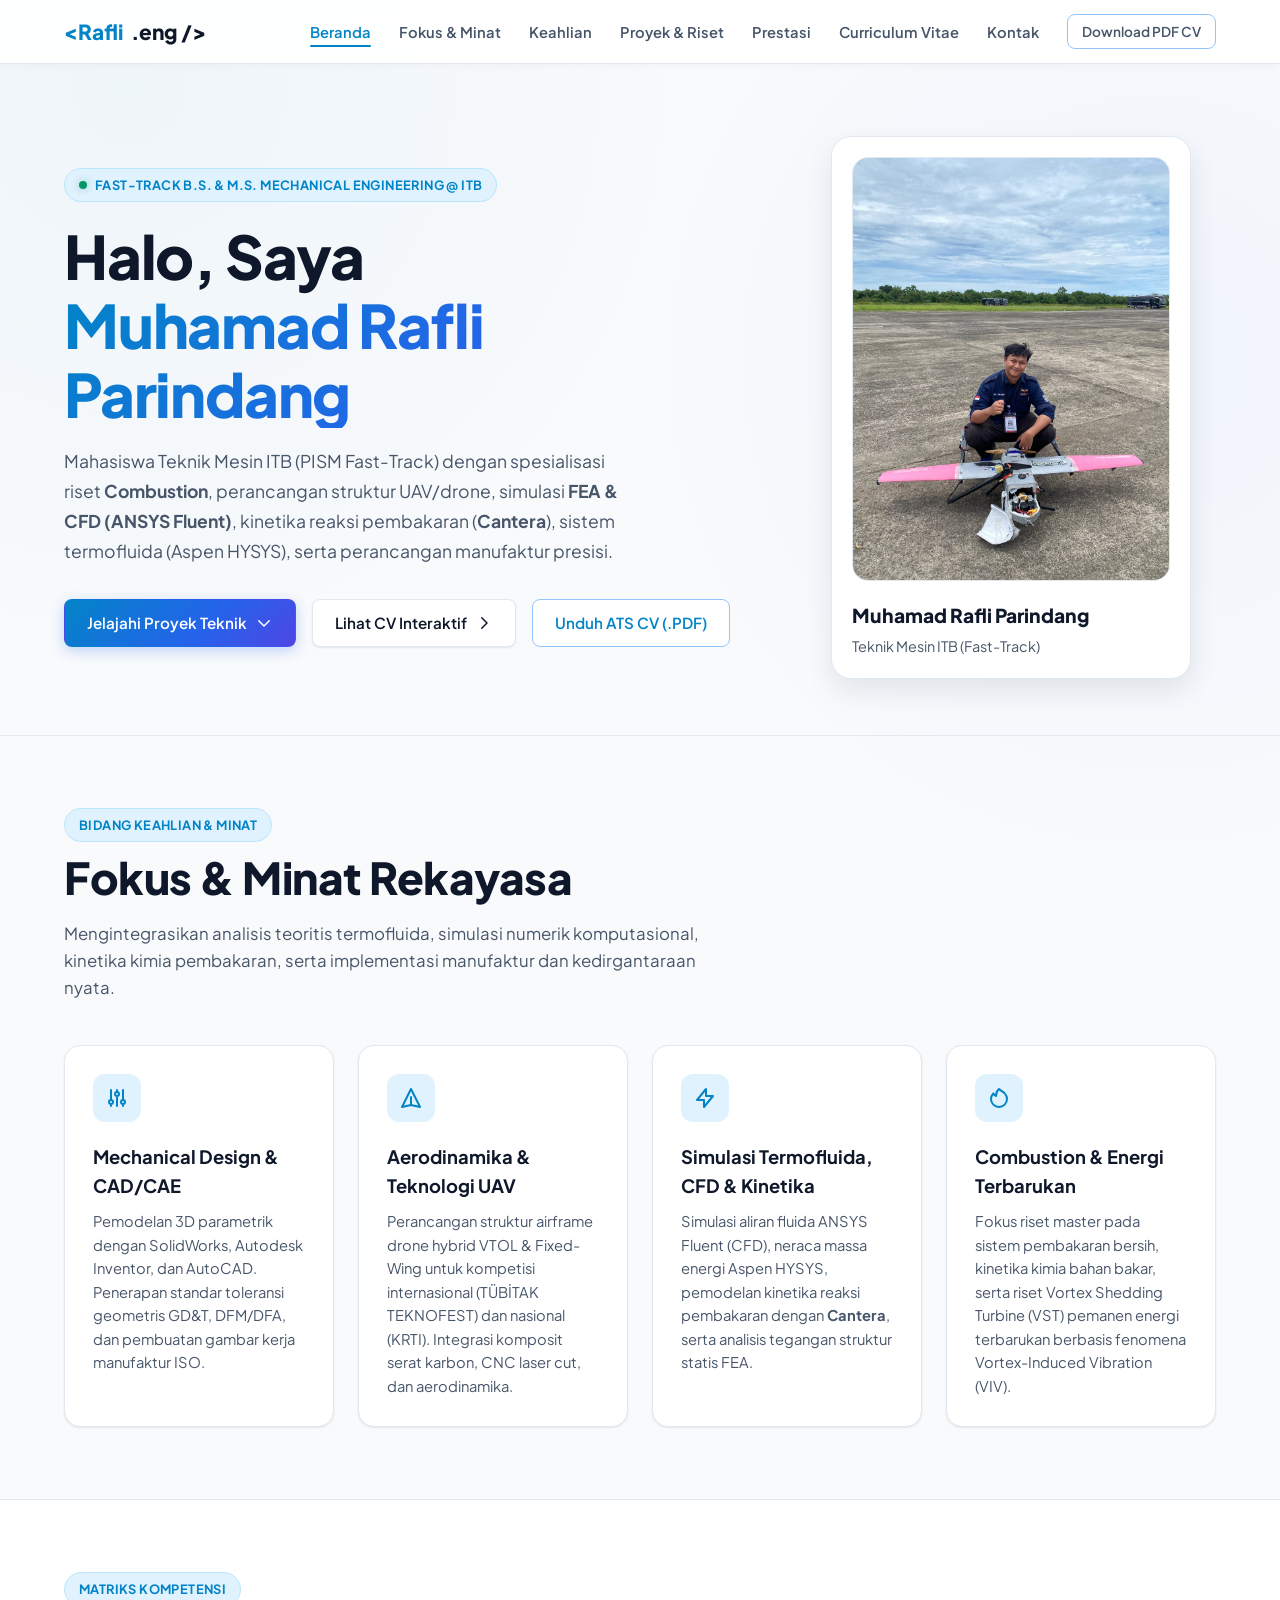
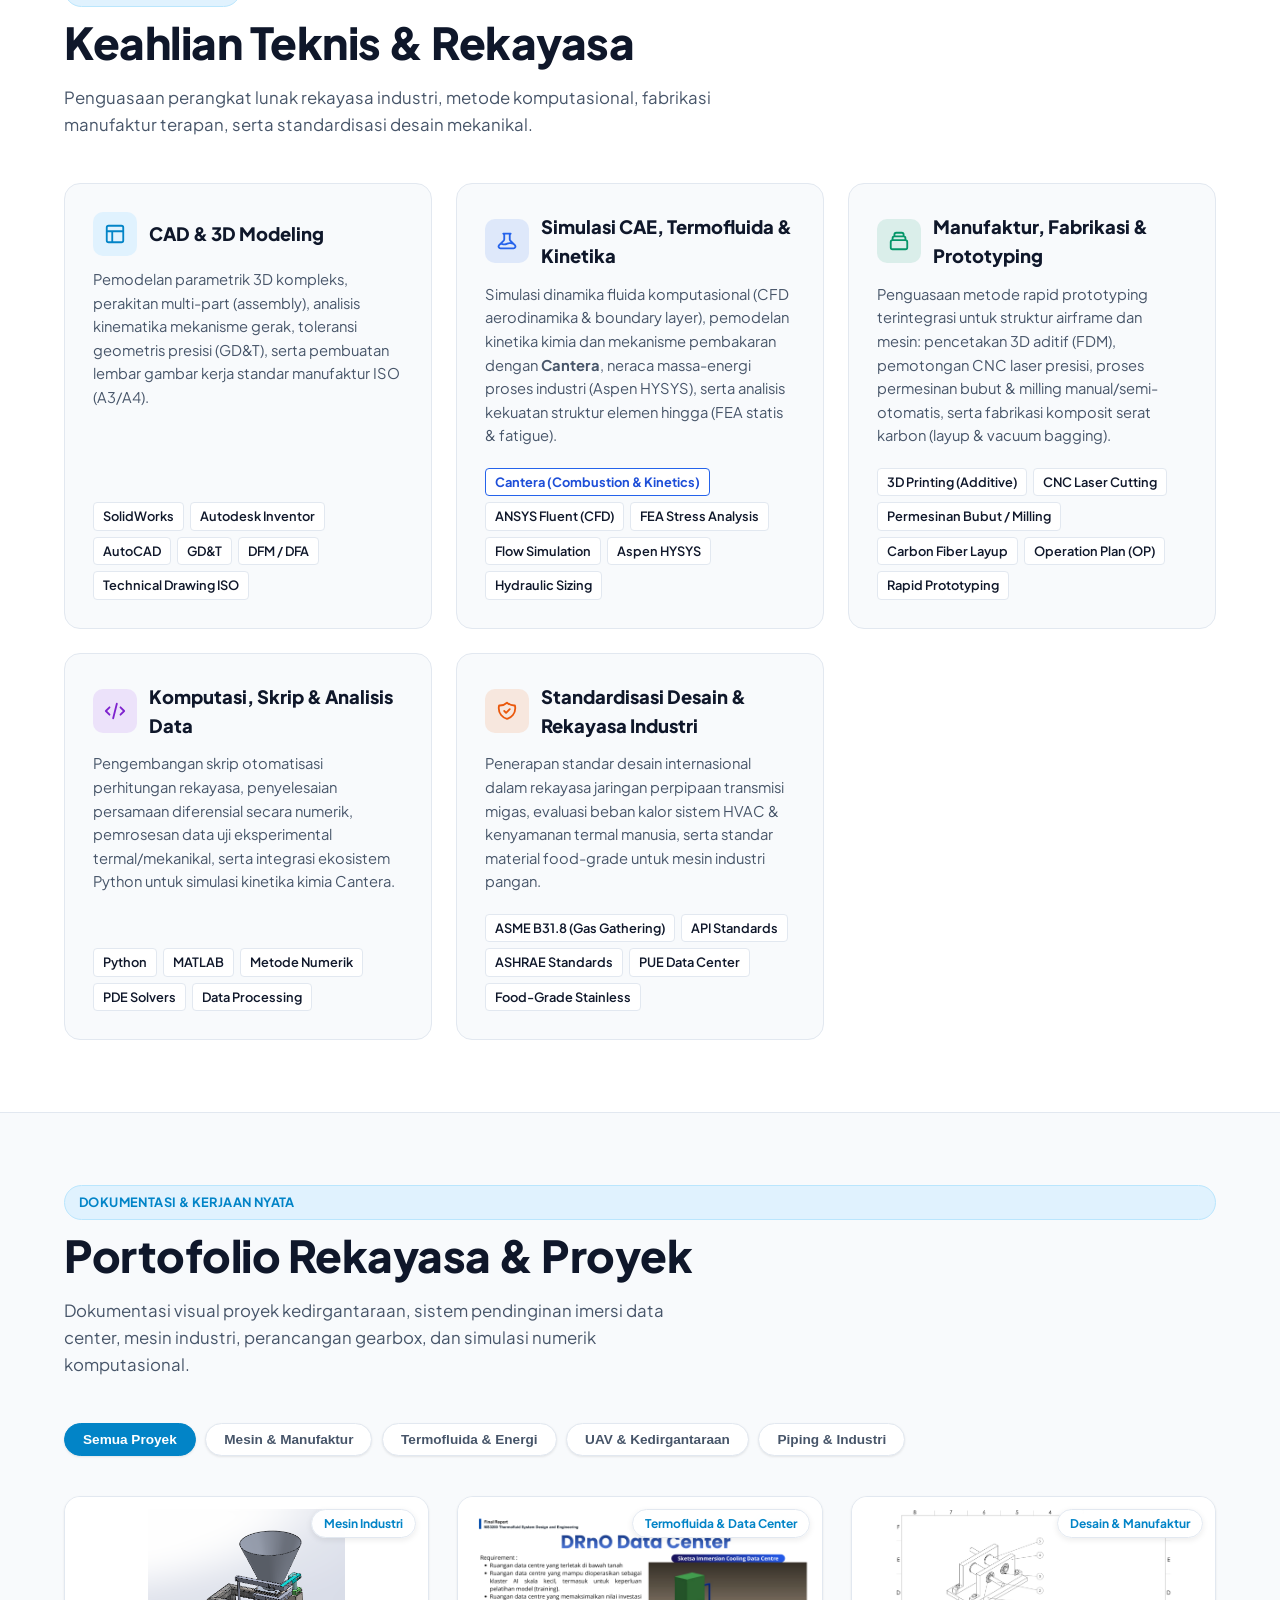
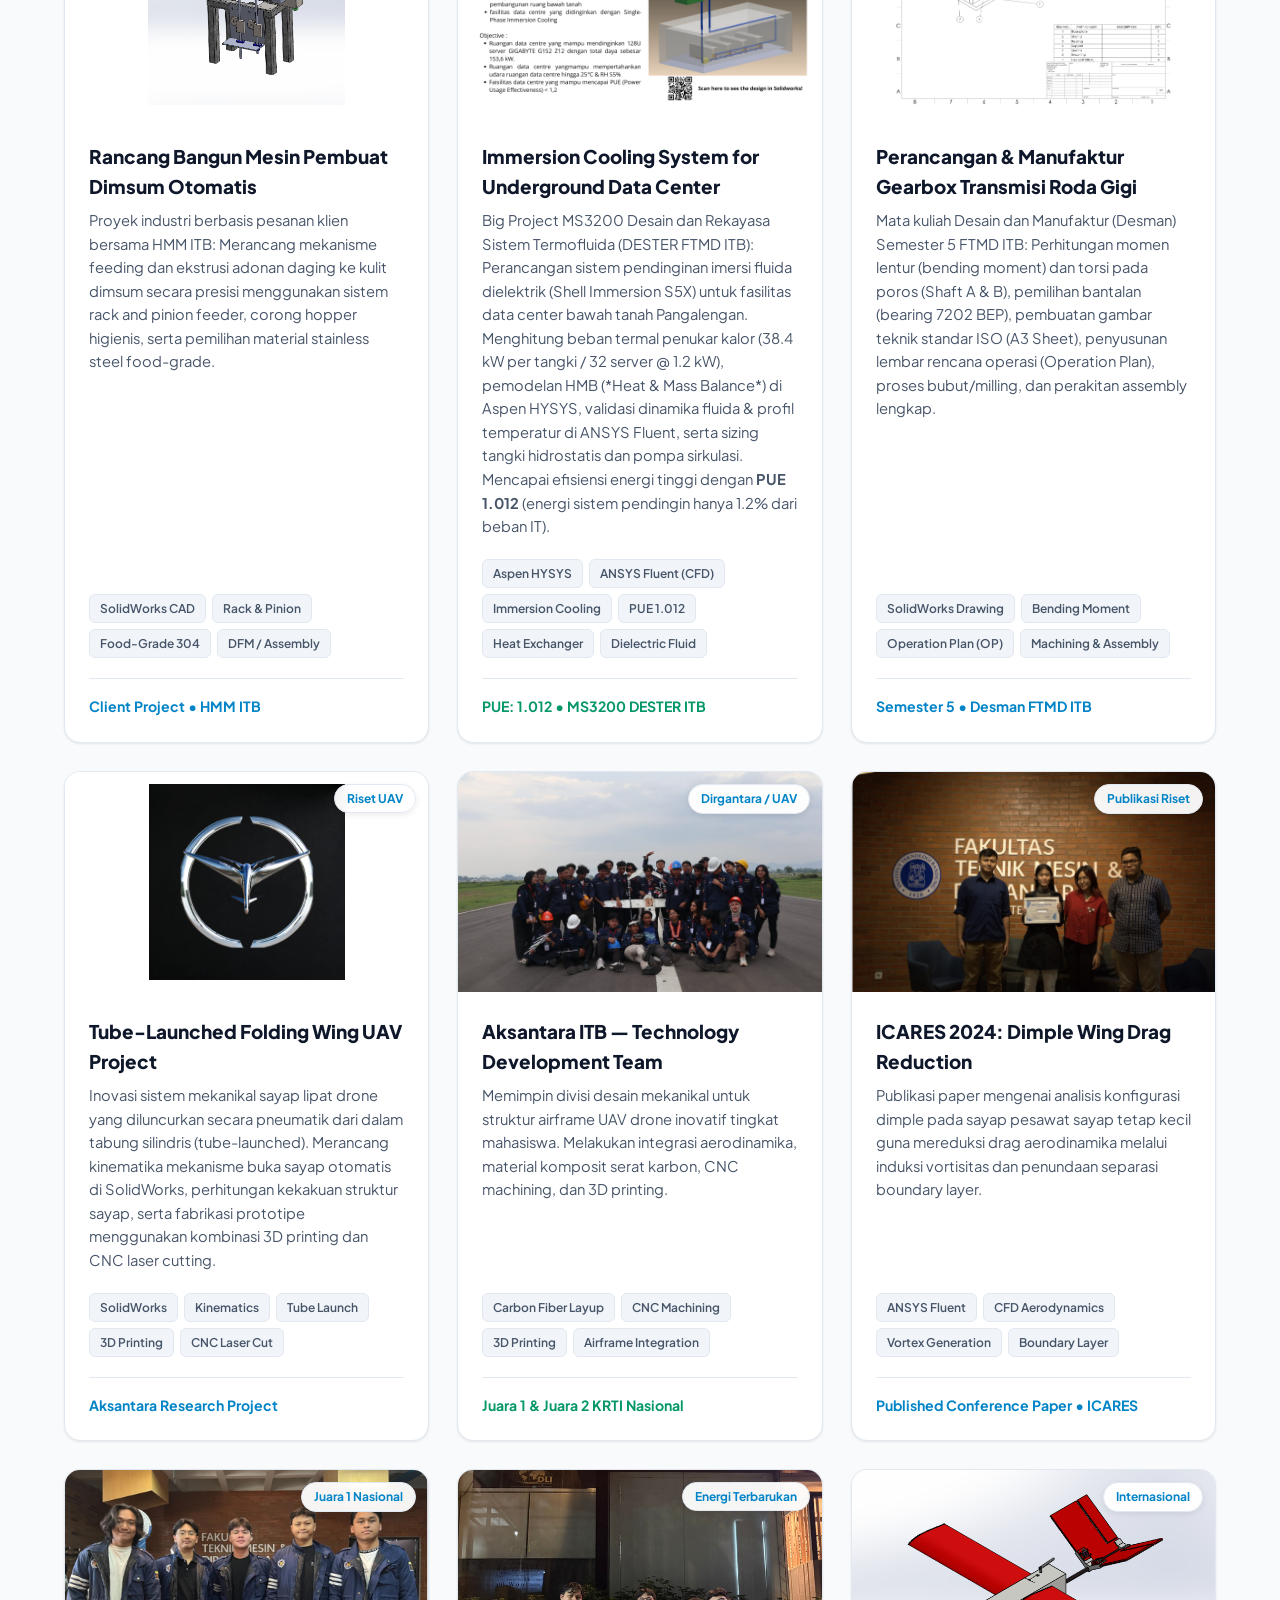
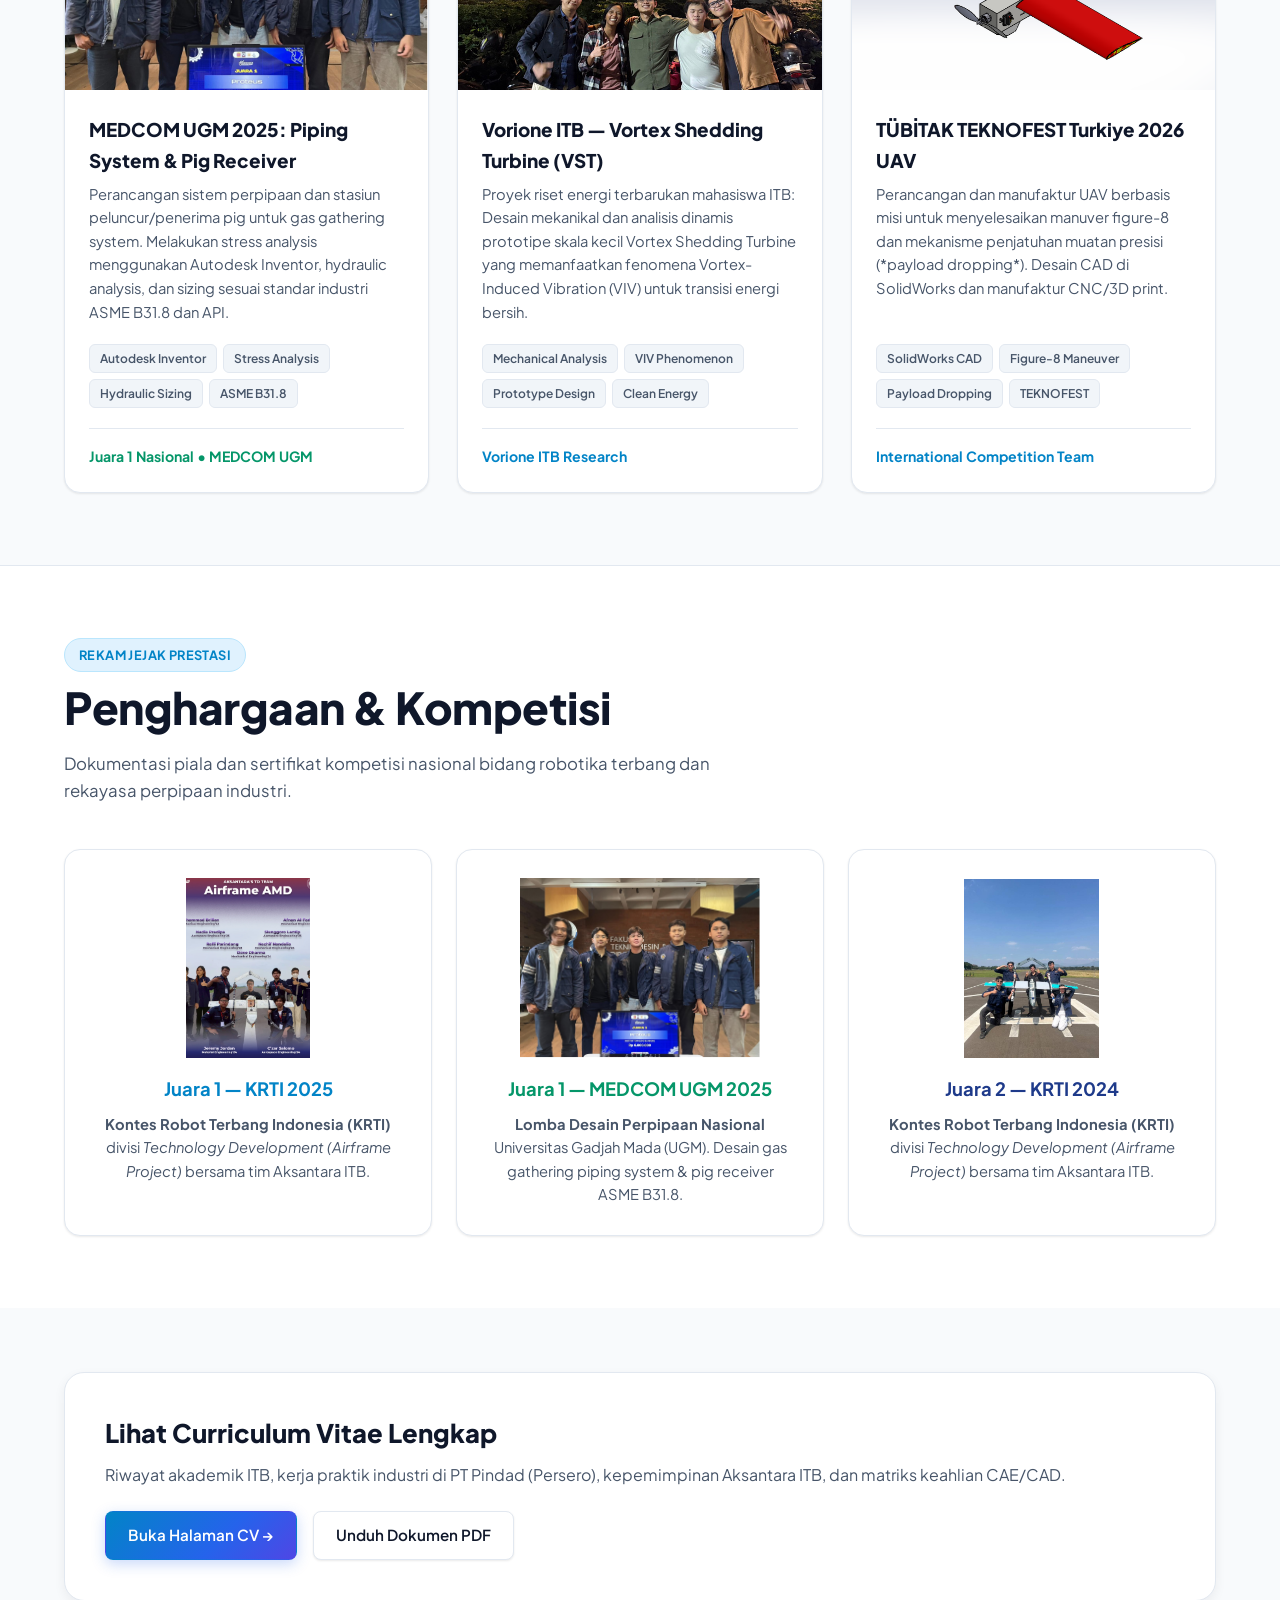
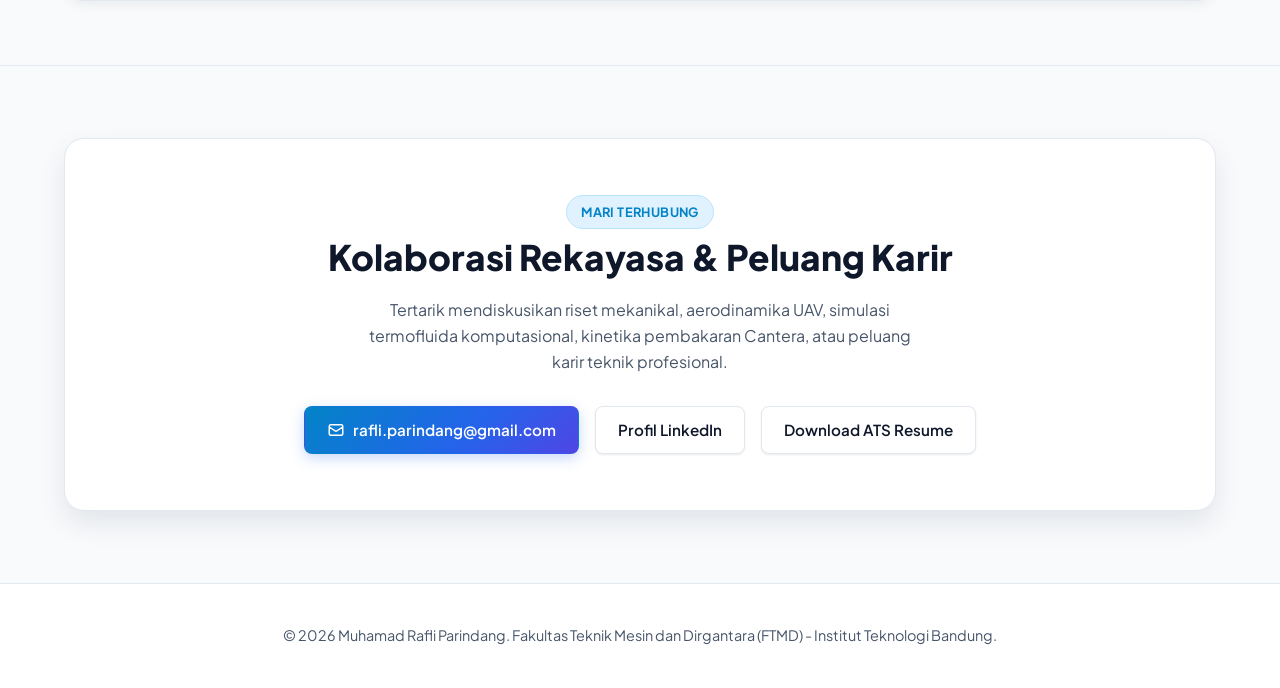
<file: index.html>
<!DOCTYPE html>
<html lang="id">
<head>
  <meta charset="UTF-8">
  <meta name="viewport" content="width=device-width, initial-scale=1.0">
  <meta name="description" content="Portofolio Rekayasa, Riset Teknik & CV Muhamad Rafli Parindang - Fast-Track B.S. & M.S. Mechanical Engineering ITB">
  <title>Muhamad Rafli Parindang | Mechanical Engineer &amp; Aerodynamics</title>
  <link rel="preconnect" href="https://fonts.googleapis.com">
  <link rel="preconnect" href="https://fonts.gstatic.com" crossorigin>
  <link href="https://fonts.googleapis.com/css2?family=Plus+Jakarta+Sans:wght@400;500;600;700;800;900&display=swap" rel="stylesheet">
  <link rel="stylesheet" href="assets/css/style.css">
</head>
<body>

  <!-- Navbar -->
  <header class="navbar">
    <div class="container nav-content">
      <a href="index.html" class="brand-logo">
        <span>&lt;Rafli</span>.eng /&gt;
      </a>

      <button class="mobile-toggle" aria-label="Toggle navigation">
        <svg width="24" height="24" fill="none" stroke="currentColor" stroke-width="2" viewBox="0 0 24 24">
          <path stroke-linecap="round" stroke-linejoin="round" d="M4 6h16M4 12h16M4 18h16"/>
        </svg>
      </button>

      <ul class="nav-links">
        <li><a href="#home" class="active">Beranda</a></li>
        <li><a href="#minat">Fokus &amp; Minat</a></li>
        <li><a href="#skills">Keahlian</a></li>
        <li><a href="#portfolio">Proyek &amp; Riset</a></li>
        <li><a href="#awards">Prestasi</a></li>
        <li><a href="cv.html">Curriculum Vitae</a></li>
        <li><a href="#contact">Kontak</a></li>
        <li><a href="assets/docs/CV_Muhamad_Rafli_Parindang_ATS.pdf" download class="btn btn-outline" style="padding: 6px 14px; font-size: 0.85rem;">Download PDF CV</a></li>
      </ul>
    </div>
  </header>

  <!-- Hero Section -->
  <section class="hero" id="home">
    <div class="container hero-grid">
      <div class="hero-text">
        <div class="badge">
          <span class="status-dot"></span> Fast-Track B.S. &amp; M.S. Mechanical Engineering @ ITB
        </div>
        <h1 class="hero-title">
          Halo, Saya <span class="text-gradient">Muhamad Rafli Parindang</span>
        </h1>
        <p class="hero-description">
          Mahasiswa Teknik Mesin ITB (PISM Fast-Track) dengan spesialisasi riset <strong>Combustion</strong>, perancangan struktur UAV/drone, simulasi <strong>FEA &amp; CFD (ANSYS Fluent)</strong>, kinetika reaksi pembakaran (<strong>Cantera</strong>), sistem termofluida (Aspen HYSYS), serta perancangan manufaktur presisi.
        </p>
        <div class="hero-cta">
          <a href="#portfolio" class="btn btn-primary">
            Jelajahi Proyek Teknik
            <svg width="18" height="18" fill="none" stroke="currentColor" stroke-width="2" viewBox="0 0 24 24">
              <path stroke-linecap="round" stroke-linejoin="round" d="M19 9l-7 7-7-7"/>
            </svg>
          </a>
          <a href="cv.html" class="btn btn-secondary">
            Lihat CV Interaktif
            <svg width="18" height="18" fill="none" stroke="currentColor" stroke-width="2" viewBox="0 0 24 24">
              <path stroke-linecap="round" stroke-linejoin="round" d="M9 5l7 7-7 7"/>
            </svg>
          </a>
          <a href="assets/docs/CV_Muhamad_Rafli_Parindang_ATS.pdf" download class="btn btn-outline">
            Unduh ATS CV (.PDF)
          </a>
        </div>
      </div>

      <div class="hero-visual">
        <div class="hero-card">
          <div class="avatar-wrapper">
            <img src="assets/img/profile.jpg" alt="Muhamad Rafli Parindang">
          </div>
          <div class="hero-card-info">
            <h4>Muhamad Rafli Parindang</h4>
            <p>Teknik Mesin ITB (Fast-Track)</p>
          </div>
        </div>
      </div>
    </div>
  </section>

  <!-- Fokus & Minat Rekayasa -->
  <section class="passions" id="minat">
    <div class="container">
      <div class="badge">Bidang Keahlian &amp; Minat</div>
      <h2 class="section-title">Fokus &amp; Minat Rekayasa</h2>
      <p class="section-subtitle">
        Mengintegrasikan analisis teoritis termofluida, simulasi numerik komputasional, kinetika kimia pembakaran, serta implementasi manufaktur dan kedirgantaraan nyata.
      </p>

      <div class="passion-grid">
        <div class="passion-card">
          <div class="passion-icon">
            <svg width="24" height="24" fill="none" stroke="currentColor" stroke-width="2" viewBox="0 0 24 24">
              <path stroke-linecap="round" stroke-linejoin="round" d="M12 6V4m0 2a2 2 0 100 4m0-4a2 2 0 110 4m-6 8a2 2 0 100-4m0 4a2 2 0 110-4m0 4v2m0-6V4m6 6v10m6-2a2 2 0 100-4m0 4a2 2 0 110-4m0 4v2m0-6V4"/>
            </svg>
          </div>
          <h3>Mechanical Design &amp; CAD/CAE</h3>
          <p>
            Pemodelan 3D parametrik dengan SolidWorks, Autodesk Inventor, dan AutoCAD. Penerapan standar toleransi geometris GD&amp;T, DFM/DFA, dan pembuatan gambar kerja manufaktur ISO.
          </p>
        </div>

        <div class="passion-card">
          <div class="passion-icon">
            <svg width="24" height="24" fill="none" stroke="currentColor" stroke-width="2" viewBox="0 0 24 24">
              <path stroke-linecap="round" stroke-linejoin="round" d="M12 19l9 2-9-18-9 18 9-2zm0 0v-8"/>
            </svg>
          </div>
          <h3>Aerodinamika &amp; Teknologi UAV</h3>
          <p>
            Perancangan struktur airframe drone hybrid VTOL &amp; Fixed-Wing untuk kompetisi internasional (TÜBİTAK TEKNOFEST) dan nasional (KRTI). Integrasi komposit serat karbon, CNC laser cut, dan aerodinamika.
          </p>
        </div>

        <div class="passion-card">
          <div class="passion-icon">
            <svg width="24" height="24" fill="none" stroke="currentColor" stroke-width="2" viewBox="0 0 24 24">
              <path stroke-linecap="round" stroke-linejoin="round" d="M13 10V3L4 14h7v7l9-11h-7z"/>
            </svg>
          </div>
          <h3>Simulasi Termofluida, CFD &amp; Kinetika</h3>
          <p>
            Simulasi aliran fluida ANSYS Fluent (CFD), neraca massa energi Aspen HYSYS, pemodelan kinetika reaksi pembakaran dengan <strong>Cantera</strong>, serta analisis tegangan struktur statis FEA.
          </p>
        </div>

        <div class="passion-card">
          <div class="passion-icon">
            <svg width="24" height="24" fill="none" stroke="currentColor" stroke-width="2" viewBox="0 0 24 24">
              <path stroke-linecap="round" stroke-linejoin="round" d="M17.657 18.657A8 8 0 016.343 7.343S7 9 9 10c0-2 .5-5 2.986-7C14 5 16.09 5.777 17.656 7.343A7.975 7.975 0 0120 13a7.975 7.975 0 01-2.343 5.657z"/>
            </svg>
          </div>
          <h3>Combustion &amp; Energi Terbarukan</h3>
          <p>
            Fokus riset master pada sistem pembakaran bersih, kinetika kimia bahan bakar, serta riset Vortex Shedding Turbine (VST) pemanen energi terbarukan berbasis fenomena Vortex-Induced Vibration (VIV).
          </p>
        </div>
      </div>
    </div>
  </section>

  <!-- Bagian Keahlian Teknis & Rekayasa (Skill Matrix) -->
  <section class="skills" id="skills">
    <div class="container">
      <div class="badge">Matriks Kompetensi</div>
      <h2 class="section-title">Keahlian Teknis &amp; Rekayasa</h2>
      <p class="section-subtitle">
        Penguasaan perangkat lunak rekayasa industri, metode komputasional, fabrikasi manufaktur terapan, serta standardisasi desain mekanikal.
      </p>

      <div class="skills-grid">
        <!-- Skill 1: CAD & 3D Modeling -->
        <div class="skill-card">
          <div class="skill-card-header">
            <div class="skill-card-icon">
              <svg width="22" height="22" fill="none" stroke="currentColor" stroke-width="2" viewBox="0 0 24 24">
                <rect x="3" y="3" width="18" height="18" rx="2"/>
                <path d="M3 9h18M9 21V9"/>
              </svg>
            </div>
            <h3>CAD &amp; 3D Modeling</h3>
          </div>
          <p>
            Pemodelan parametrik 3D kompleks, perakitan multi-part (assembly), analisis kinematika mekanisme gerak, toleransi geometris presisi (GD&amp;T), serta pembuatan lembar gambar kerja standar manufaktur ISO (A3/A4).
          </p>
          <div class="skill-pills">
            <span class="skill-pill">SolidWorks</span>
            <span class="skill-pill">Autodesk Inventor</span>
            <span class="skill-pill">AutoCAD</span>
            <span class="skill-pill">GD&amp;T</span>
            <span class="skill-pill">DFM / DFA</span>
            <span class="skill-pill">Technical Drawing ISO</span>
          </div>
        </div>

        <!-- Skill 2: CAE, Termofluida & Simulasi Kinetika -->
        <div class="skill-card">
          <div class="skill-card-header">
            <div class="skill-card-icon" style="background: rgba(37, 99, 235, 0.12); color: #2563eb;">
              <svg width="22" height="22" fill="none" stroke="currentColor" stroke-width="2" viewBox="0 0 24 24">
                <path stroke-linecap="round" stroke-linejoin="round" d="M19.428 15.428a2 2 0 00-1.022-.547l-2.387-.477a6 6 0 00-3.86.517l-.318.158a6 6 0 01-3.86.517L6.05 15.21a2 2 0 00-1.806.547M8 4h8l-1 1v5.172a2 2 0 00.586 1.414l5 5c1.26 1.26.367 3.414-1.415 3.414H4.828c-1.782 0-2.674-2.154-1.414-3.414l5-5A2 2 0 009 10.172V5L8 4z"/>
              </svg>
            </div>
            <h3>Simulasi CAE, Termofluida &amp; Kinetika</h3>
          </div>
          <p>
            Simulasi dinamika fluida komputasional (CFD aerodinamika &amp; boundary layer), pemodelan kinetika kimia dan mekanisme pembakaran dengan <strong>Cantera</strong>, neraca massa-energi proses industri (Aspen HYSYS), serta analisis kekuatan struktur elemen hingga (FEA statis &amp; fatigue).
          </p>
          <div class="skill-pills">
            <span class="skill-pill" style="border-color: #2563eb; color: #1d4ed8; font-weight: 700;">Cantera (Combustion &amp; Kinetics)</span>
            <span class="skill-pill">ANSYS Fluent (CFD)</span>
            <span class="skill-pill">FEA Stress Analysis</span>
            <span class="skill-pill">Flow Simulation</span>
            <span class="skill-pill">Aspen HYSYS</span>
            <span class="skill-pill">Hydraulic Sizing</span>
          </div>
        </div>

        <!-- Skill 3: Manufaktur & Prototyping -->
        <div class="skill-card">
          <div class="skill-card-header">
            <div class="skill-card-icon" style="background: rgba(5, 150, 105, 0.12); color: #059669;">
              <svg width="22" height="22" fill="none" stroke="currentColor" stroke-width="2" viewBox="0 0 24 24">
                <path stroke-linecap="round" stroke-linejoin="round" d="M19 11H5m14 0a2 2 0 012 2v6a2 2 0 01-2 2H5a2 2 0 01-2-2v-6a2 2 0 012-2m14 0V9a2 2 0 00-2-2M5 11V9a2 2 0 012-2m0 0V5a2 2 0 012-2h6a2 2 0 012 2v2M7 7h10"/>
              </svg>
            </div>
            <h3>Manufaktur, Fabrikasi &amp; Prototyping</h3>
          </div>
          <p>
            Penguasaan metode rapid prototyping terintegrasi untuk struktur airframe dan mesin: pencetakan 3D aditif (FDM), pemotongan CNC laser presisi, proses permesinan bubut &amp; milling manual/semi-otomatis, serta fabrikasi komposit serat karbon (layup &amp; vacuum bagging).
          </p>
          <div class="skill-pills">
            <span class="skill-pill">3D Printing (Additive)</span>
            <span class="skill-pill">CNC Laser Cutting</span>
            <span class="skill-pill">Permesinan Bubut / Milling</span>
            <span class="skill-pill">Carbon Fiber Layup</span>
            <span class="skill-pill">Operation Plan (OP)</span>
            <span class="skill-pill">Rapid Prototyping</span>
          </div>
        </div>

        <!-- Skill 4: Pemrograman & Analisis Komputasi -->
        <div class="skill-card">
          <div class="skill-card-header">
            <div class="skill-card-icon" style="background: rgba(147, 51, 234, 0.12); color: #7e22ce;">
              <svg width="22" height="22" fill="none" stroke="currentColor" stroke-width="2" viewBox="0 0 24 24">
                <path stroke-linecap="round" stroke-linejoin="round" d="M10 20l4-16m4 4l4 4-4 4M6 16l-4-4 4-4"/>
              </svg>
            </div>
            <h3>Komputasi, Skrip &amp; Analisis Data</h3>
          </div>
          <p>
            Pengembangan skrip otomatisasi perhitungan rekayasa, penyelesaian persamaan diferensial secara numerik, pemrosesan data uji eksperimental termal/mekanikal, serta integrasi ekosistem Python untuk simulasi kinetika kimia Cantera.
          </p>
          <div class="skill-pills">
            <span class="skill-pill">Python</span>
            <span class="skill-pill">MATLAB</span>
            <span class="skill-pill">Metode Numerik</span>
            <span class="skill-pill">PDE Solvers</span>
            <span class="skill-pill">Data Processing</span>
          </div>
        </div>

        <!-- Skill 5: Standardisasi & Rekayasa Sistem Industri -->
        <div class="skill-card">
          <div class="skill-card-header">
            <div class="skill-card-icon" style="background: rgba(234, 88, 12, 0.12); color: #ea580c;">
              <svg width="22" height="22" fill="none" stroke="currentColor" stroke-width="2" viewBox="0 0 24 24">
                <path stroke-linecap="round" stroke-linejoin="round" d="M9 12l2 2 4-4m5.618-4.016A11.955 11.955 0 0112 2.944a11.955 11.955 0 01-8.618 3.04A12.02 12.02 0 003 9c0 5.591 3.824 10.29 9 11.622 5.176-1.332 9-6.03 9-11.622 0-1.042-.133-2.052-.382-3.016z"/>
              </svg>
            </div>
            <h3>Standardisasi Desain &amp; Rekayasa Industri</h3>
          </div>
          <p>
            Penerapan standar desain internasional dalam rekayasa jaringan perpipaan transmisi migas, evaluasi beban kalor sistem HVAC &amp; kenyamanan termal manusia, serta standar material food-grade untuk mesin industri pangan.
          </p>
          <div class="skill-pills">
            <span class="skill-pill">ASME B31.8 (Gas Gathering)</span>
            <span class="skill-pill">API Standards</span>
            <span class="skill-pill">ASHRAE Standards</span>
            <span class="skill-pill">PUE Data Center</span>
            <span class="skill-pill">Food-Grade Stainless</span>
          </div>
        </div>
      </div>
    </div>
  </section>

  <!-- Portofolio & Proyek Teknik -->
  <section class="portfolio" id="portfolio">
    <div class="container">
      <div class="portfolio-header">
        <div class="badge">Dokumentasi &amp; Kerjaan Nyata</div>
        <h2 class="section-title">Portofolio Rekayasa &amp; Proyek</h2>
        <p class="section-subtitle">
          Dokumentasi visual proyek kedirgantaraan, sistem pendinginan imersi data center, mesin industri, perancangan gearbox, dan simulasi numerik komputasional.
        </p>

        <!-- Kategori Filter -->
        <div class="filter-group">
          <button class="filter-btn active" data-filter="all">Semua Proyek</button>
          <button class="filter-btn" data-filter="machine">Mesin &amp; Manufaktur</button>
          <button class="filter-btn" data-filter="termo">Termofluida &amp; Energi</button>
          <button class="filter-btn" data-filter="uav">UAV &amp; Kedirgantaraan</button>
          <button class="filter-btn" data-filter="piping">Piping &amp; Industri</button>
        </div>
      </div>

      <div class="projects-grid">
        <!-- Project 1: Dimsum Maker Machine -->
        <div class="project-card" data-category="machine">
          <div class="project-thumb">
            <img src="assets/img/dimsum-machine.png" alt="Rancang Bangun Mesin Pembuat Dimsum Otomatis" class="img-contain">
            <span class="project-thumb-tag">Mesin Industri</span>
          </div>
          <div class="project-content">
            <h3>Rancang Bangun Mesin Pembuat Dimsum Otomatis</h3>
            <p>
              Proyek industri berbasis pesanan klien bersama HMM ITB: Merancang mekanisme feeding dan ekstrusi adonan daging ke kulit dimsum secara presisi menggunakan sistem rack and pinion feeder, corong hopper higienis, serta pemilihan material stainless steel food-grade.
            </p>
            <div class="project-tags">
              <span class="project-tag">SolidWorks CAD</span>
              <span class="project-tag">Rack &amp; Pinion</span>
              <span class="project-tag">Food-Grade 304</span>
              <span class="project-tag">DFM / Assembly</span>
            </div>
            <div class="project-links">
              <span class="project-link">
                Client Project &bull; HMM ITB
              </span>
            </div>
          </div>
        </div>

        <!-- Project 2: DESTER MS3200 (Immersion Cooling System for Data Center) -->
        <div class="project-card" data-category="termo">
          <div class="project-thumb">
            <img src="assets/img/immersion-cooling-datacenter.png" alt="Immersion Cooling Solution for Data Center DESTER ITB" class="img-contain">
            <span class="project-thumb-tag">Termofluida &amp; Data Center</span>
          </div>
          <div class="project-content">
            <h3>Immersion Cooling System for Underground Data Center</h3>
            <p>
              Big Project MS3200 Desain dan Rekayasa Sistem Termofluida (DESTER FTMD ITB): Perancangan sistem pendinginan imersi fluida dielektrik (Shell Immersion S5X) untuk fasilitas data center bawah tanah Pangalengan. Menghitung beban termal penukar kalor (38.4 kW per tangki / 32 server @ 1.2 kW), pemodelan HMB (*Heat &amp; Mass Balance*) di Aspen HYSYS, validasi dinamika fluida &amp; profil temperatur di ANSYS Fluent, serta sizing tangki hidrostatis dan pompa sirkulasi. Mencapai efisiensi energi tinggi dengan <strong>PUE 1.012</strong> (energi sistem pendingin hanya 1.2% dari beban IT).
            </p>
            <div class="project-tags">
              <span class="project-tag">Aspen HYSYS</span>
              <span class="project-tag">ANSYS Fluent (CFD)</span>
              <span class="project-tag">Immersion Cooling</span>
              <span class="project-tag">PUE 1.012</span>
              <span class="project-tag">Heat Exchanger</span>
              <span class="project-tag">Dielectric Fluid</span>
            </div>
            <div class="project-links">
              <span class="project-link" style="color: var(--accent-emerald);">
                PUE: 1.012 &bull; MS3200 DESTER ITB
              </span>
            </div>
          </div>
        </div>

        <!-- Project 3: Desman ITB (Gearbox Transmission) -->
        <div class="project-card" data-category="machine">
          <div class="project-thumb">
            <img src="assets/img/desman-assembly-drawing.png" alt="Perancangan & Manufaktur Gearbox Desman ITB" class="img-contain">
            <span class="project-thumb-tag">Desain &amp; Manufaktur</span>
          </div>
          <div class="project-content">
            <h3>Perancangan &amp; Manufaktur Gearbox Transmisi Roda Gigi</h3>
            <p>
              Mata kuliah Desain dan Manufaktur (Desman) Semester 5 FTMD ITB: Perhitungan momen lentur (bending moment) dan torsi pada poros (Shaft A &amp; B), pemilihan bantalan (bearing 7202 BEP), pembuatan gambar teknik standar ISO (A3 Sheet), penyusunan lembar rencana operasi (Operation Plan), proses bubut/milling, dan perakitan assembly lengkap.
            </p>
            <div class="project-tags">
              <span class="project-tag">SolidWorks Drawing</span>
              <span class="project-tag">Bending Moment</span>
              <span class="project-tag">Operation Plan (OP)</span>
              <span class="project-tag">Machining &amp; Assembly</span>
            </div>
            <div class="project-links">
              <span class="project-link">
                Semester 5 &bull; Desman FTMD ITB
              </span>
            </div>
          </div>
        </div>

        <!-- Project 4: Tube-Launched Folding Wing UAV (Revised Image) -->
        <div class="project-card" data-category="uav">
          <div class="project-thumb">
            <img src="assets/img/tlfw_uav_logo.jpeg" alt="Tube-Launched Folding Wing UAV Project" class="img-contain">
            <span class="project-thumb-tag">Riset UAV</span>
          </div>
          <div class="project-content">
            <h3>Tube-Launched Folding Wing UAV Project</h3>
            <p>
              Inovasi sistem mekanikal sayap lipat drone yang diluncurkan secara pneumatik dari dalam tabung silindris (tube-launched). Merancang kinematika mekanisme buka sayap otomatis di SolidWorks, perhitungan kekakuan struktur sayap, serta fabrikasi prototipe menggunakan kombinasi 3D printing dan CNC laser cutting.
            </p>
            <div class="project-tags">
              <span class="project-tag">SolidWorks</span>
              <span class="project-tag">Kinematics</span>
              <span class="project-tag">Tube Launch</span>
              <span class="project-tag">3D Printing</span>
              <span class="project-tag">CNC Laser Cut</span>
            </div>
            <div class="project-links">
              <span class="project-link" style="color: var(--accent-blue);">
                Aksantara Research Project
              </span>
            </div>
          </div>
        </div>

        <!-- Project 5: Aksantara UAV -->
        <div class="project-card" data-category="uav">
          <div class="project-thumb">
            <img src="assets/img/aksantara-uav.jpg" alt="Aksantara ITB UAV Drone">
            <span class="project-thumb-tag">Dirgantara / UAV</span>
          </div>
          <div class="project-content">
            <h3>Aksantara ITB &mdash; Technology Development Team</h3>
            <p>
              Memimpin divisi desain mekanikal untuk struktur airframe UAV drone inovatif tingkat mahasiswa. Melakukan integrasi aerodinamika, material komposit serat karbon, CNC machining, dan 3D printing.
            </p>
            <div class="project-tags">
              <span class="project-tag">Carbon Fiber Layup</span>
              <span class="project-tag">CNC Machining</span>
              <span class="project-tag">3D Printing</span>
              <span class="project-tag">Airframe Integration</span>
            </div>
            <div class="project-links">
              <span class="project-link" style="color: var(--accent-emerald);">
                Juara 1 &amp; Juara 2 KRTI Nasional
              </span>
            </div>
          </div>
        </div>

        <!-- Project 6: ICARES 2024 Paper -->
        <div class="project-card" data-category="uav">
          <div class="project-thumb">
            <img src="assets/img/icares-dimple-wing.png" alt="ICARES 2024 Dimple Wing CFD Simulation">
            <span class="project-thumb-tag">Publikasi Riset</span>
          </div>
          <div class="project-content">
            <h3>ICARES 2024: Dimple Wing Drag Reduction</h3>
            <p>
              Publikasi paper mengenai analisis konfigurasi dimple pada sayap pesawat sayap tetap kecil guna mereduksi drag aerodinamika melalui induksi vortisitas dan penundaan separasi boundary layer.
            </p>
            <div class="project-tags">
              <span class="project-tag">ANSYS Fluent</span>
              <span class="project-tag">CFD Aerodynamics</span>
              <span class="project-tag">Vortex Generation</span>
              <span class="project-tag">Boundary Layer</span>
            </div>
            <div class="project-links">
              <span class="project-link">
                Published Conference Paper &bull; ICARES
              </span>
            </div>
          </div>
        </div>

        <!-- Project 7: MEDCOM UGM 2025 -->
        <div class="project-card" data-category="piping">
          <div class="project-thumb">
            <img src="assets/img/medcom-piping.png" alt="MEDCOM UGM Piping System & Pig Receiver Design">
            <span class="project-thumb-tag">Juara 1 Nasional</span>
          </div>
          <div class="project-content">
            <h3>MEDCOM UGM 2025: Piping System &amp; Pig Receiver</h3>
            <p>
              Perancangan sistem perpipaan dan stasiun peluncur/penerima pig untuk gas gathering system. Melakukan stress analysis menggunakan Autodesk Inventor, hydraulic analysis, dan sizing sesuai standar industri ASME B31.8 dan API.
            </p>
            <div class="project-tags">
              <span class="project-tag">Autodesk Inventor</span>
              <span class="project-tag">Stress Analysis</span>
              <span class="project-tag">Hydraulic Sizing</span>
              <span class="project-tag">ASME B31.8</span>
            </div>
            <div class="project-links">
              <span class="project-link" style="color: var(--accent-emerald);">
                Juara 1 Nasional &bull; MEDCOM UGM
              </span>
            </div>
          </div>
        </div>

        <!-- Project 8: Vorione VST -->
        <div class="project-card" data-category="termo">
          <div class="project-thumb">
            <img src="assets/img/vorione-vst.jpg" alt="Vorione Vortex Shedding Turbine">
            <span class="project-thumb-tag">Energi Terbarukan</span>
          </div>
          <div class="project-content">
            <h3>Vorione ITB &mdash; Vortex Shedding Turbine (VST)</h3>
            <p>
              Proyek riset energi terbarukan mahasiswa ITB: Desain mekanikal dan analisis dinamis prototipe skala kecil Vortex Shedding Turbine yang memanfaatkan fenomena Vortex-Induced Vibration (VIV) untuk transisi energi bersih.
            </p>
            <div class="project-tags">
              <span class="project-tag">Mechanical Analysis</span>
              <span class="project-tag">VIV Phenomenon</span>
              <span class="project-tag">Prototype Design</span>
              <span class="project-tag">Clean Energy</span>
            </div>
            <div class="project-links">
              <span class="project-link">
                Vorione ITB Research
              </span>
            </div>
          </div>
        </div>

        <!-- Project 9: Turkey TEKNOFEST 2026 -->
        <div class="project-card" data-category="uav">
          <div class="project-thumb">
            <img src="assets/img/teknofest-uav.png" alt="TÜBİTAK TEKNOFEST Turkey UAV">
            <span class="project-thumb-tag">Internasional</span>
          </div>
          <div class="project-content">
            <h3>TÜBİTAK TEKNOFEST Turkiye 2026 UAV</h3>
            <p>
              Perancangan dan manufaktur UAV berbasis misi untuk menyelesaikan manuver figure-8 dan mekanisme penjatuhan muatan presisi (*payload dropping*). Desain CAD di SolidWorks dan manufaktur CNC/3D print.
            </p>
            <div class="project-tags">
              <span class="project-tag">SolidWorks CAD</span>
              <span class="project-tag">Figure-8 Maneuver</span>
              <span class="project-tag">Payload Dropping</span>
              <span class="project-tag">TEKNOFEST</span>
            </div>
            <div class="project-links">
              <span class="project-link">
                International Competition Team
              </span>
            </div>
          </div>
        </div>
      </div>
    </div>
  </section>

  <!-- Prestasi & Penghargaan -->
  <section class="passions" id="awards" style="background: #ffffff;">
    <div class="container">
      <div class="badge">Rekam Jejak Prestasi</div>
      <h2 class="section-title">Penghargaan &amp; Kompetisi</h2>
      <p class="section-subtitle">
        Dokumentasi piala dan sertifikat kompetisi nasional bidang robotika terbang dan rekayasa perpipaan industri.
      </p>

      <div class="passion-grid">
        <div class="passion-card" style="text-align: center;">
          <div style="height: 180px; display: flex; align-items: center; justify-content: center; margin-bottom: 1rem;">
            <img src="assets/img/award-krti-2025.png" alt="Juara 1 KRTI 2025" style="max-height: 100%; max-width: 100%; object-fit: contain;">
          </div>
          <h3 style="color: var(--accent-blue);">Juara 1 &mdash; KRTI 2025</h3>
          <p>
            <strong>Kontes Robot Terbang Indonesia (KRTI)</strong> divisi <em>Technology Development (Airframe Project)</em> bersama tim Aksantara ITB.
          </p>
        </div>

        <div class="passion-card" style="text-align: center;">
          <div style="height: 180px; display: flex; align-items: center; justify-content: center; margin-bottom: 1rem;">
            <img src="assets/img/award-medcom-2025.png" alt="Juara 1 MEDCOM UGM 2025" style="max-height: 100%; max-width: 100%; object-fit: contain;">
          </div>
          <h3 style="color: var(--accent-emerald);">Juara 1 &mdash; MEDCOM UGM 2025</h3>
          <p>
            <strong>Lomba Desain Perpipaan Nasional</strong> Universitas Gadjah Mada (UGM). Desain gas gathering piping system &amp; pig receiver ASME B31.8.
          </p>
        </div>

        <div class="passion-card" style="text-align: center;">
          <div style="height: 180px; display: flex; align-items: center; justify-content: center; margin-bottom: 1rem;">
            <img src="assets/img/award-krti-2024.png" alt="Juara 2 KRTI 2024" style="max-height: 100%; max-width: 100%; object-fit: contain;">
          </div>
          <h3 style="color: var(--accent-navy);">Juara 2 &mdash; KRTI 2024</h3>
          <p>
            <strong>Kontes Robot Terbang Indonesia (KRTI)</strong> divisi <em>Technology Development (Airframe Project)</em> bersama tim Aksantara ITB.
          </p>
        </div>
      </div>
    </div>
  </section>

  <!-- CTA Ke CV -->
  <section style="padding: 4rem 0;">
    <div class="container">
      <div style="background: #ffffff; border: 1px solid var(--border-color); border-radius: var(--radius-lg); padding: 2.5rem; display: flex; align-items: center; justify-content: space-between; flex-wrap: wrap; gap: 1.5rem; box-shadow: var(--shadow-md);">
        <div>
          <h3 style="font-size: 1.6rem; font-weight: 800; margin-bottom: 0.5rem; color: var(--text-main);">Lihat Curriculum Vitae Lengkap</h3>
          <p style="color: var(--text-muted);">Riwayat akademik ITB, kerja praktik industri di PT Pindad (Persero), kepemimpinan Aksantara ITB, dan matriks keahlian CAE/CAD.</p>
        </div>
        <div style="display: flex; gap: 1rem; flex-wrap: wrap;">
          <a href="cv.html" class="btn btn-primary">
            Buka Halaman CV &rarr;
          </a>
          <a href="assets/docs/CV_Muhamad_Rafli_Parindang_ATS.pdf" download class="btn btn-secondary">
            Unduh Dokumen PDF
          </a>
        </div>
      </div>
    </div>
  </section>

  <!-- Kontak -->
  <section class="contact" id="contact">
    <div class="container">
      <div class="contact-card">
        <div class="badge">Mari Terhubung</div>
        <h2>Kolaborasi Rekayasa &amp; Peluang Karir</h2>
        <p>
          Tertarik mendiskusikan riset mekanikal, aerodinamika UAV, simulasi termofluida komputasional, kinetika pembakaran Cantera, atau peluang karir teknik profesional.
        </p>

        <div class="contact-links">
          <a href="mailto:rafli.parindang@gmail.com" class="btn btn-primary">
            <svg width="18" height="18" fill="none" stroke="currentColor" stroke-width="2" viewBox="0 0 24 24">
              <path stroke-linecap="round" stroke-linejoin="round" d="M3 8l7.89 5.26a2 2 0 002.22 0L21 8M5 19h14a2 2 0 002-2V7a2 2 0 00-2-2H5a2 2 0 00-2 2v10a2 2 0 002 2z"/>
            </svg>
            rafli.parindang@gmail.com
          </a>
          <a href="https://www.linkedin.com/in/mrafliparindang/" target="_blank" rel="noopener" class="btn btn-secondary">
            Profil LinkedIn
          </a>
          <a href="assets/docs/CV_Muhamad_Rafli_Parindang_ATS.pdf" download class="btn btn-secondary">
            Download ATS Resume
          </a>
        </div>
      </div>
    </div>
  </section>

  <!-- Footer -->
  <footer>
    <div class="container">
      <p>&copy; 2026 Muhamad Rafli Parindang. Fakultas Teknik Mesin dan Dirgantara (FTMD) - Institut Teknologi Bandung.</p>
    </div>
  </footer>

  <script src="assets/js/main.js"></script>
</body>
</html>
</file>
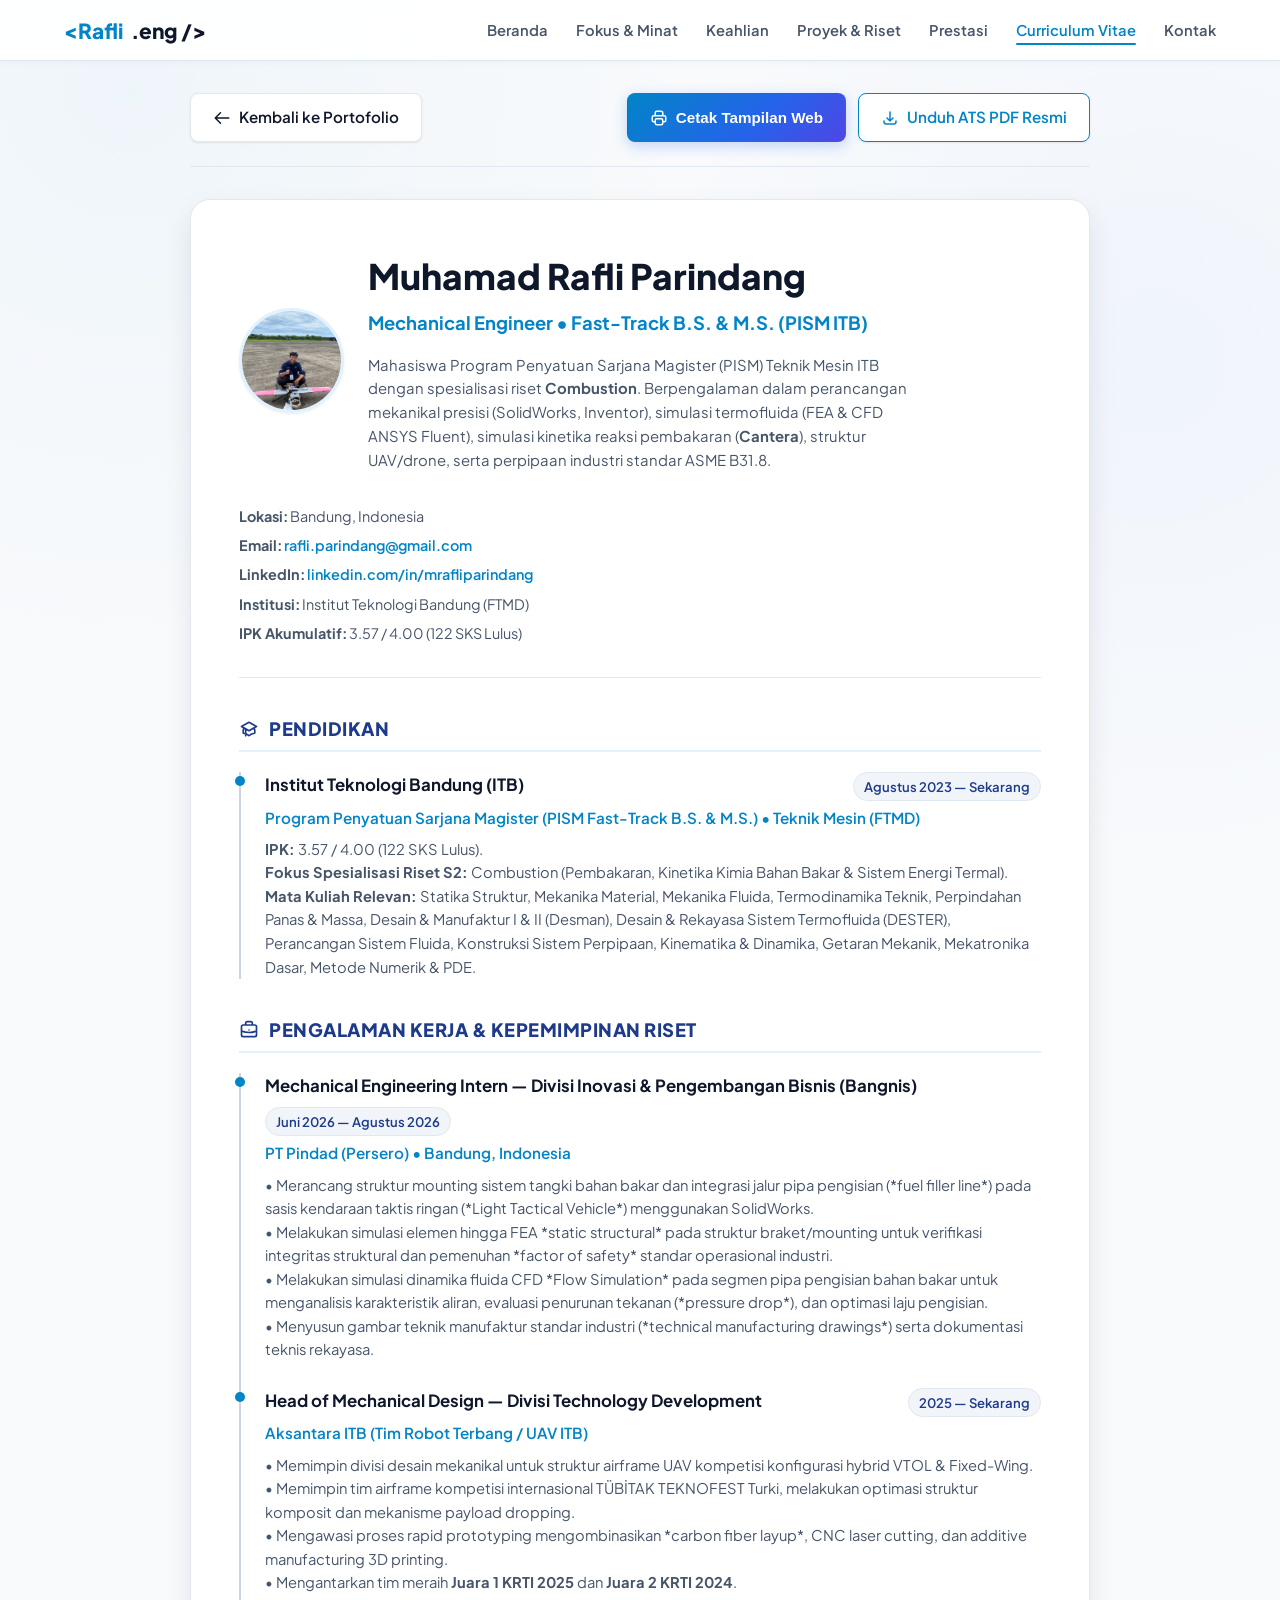
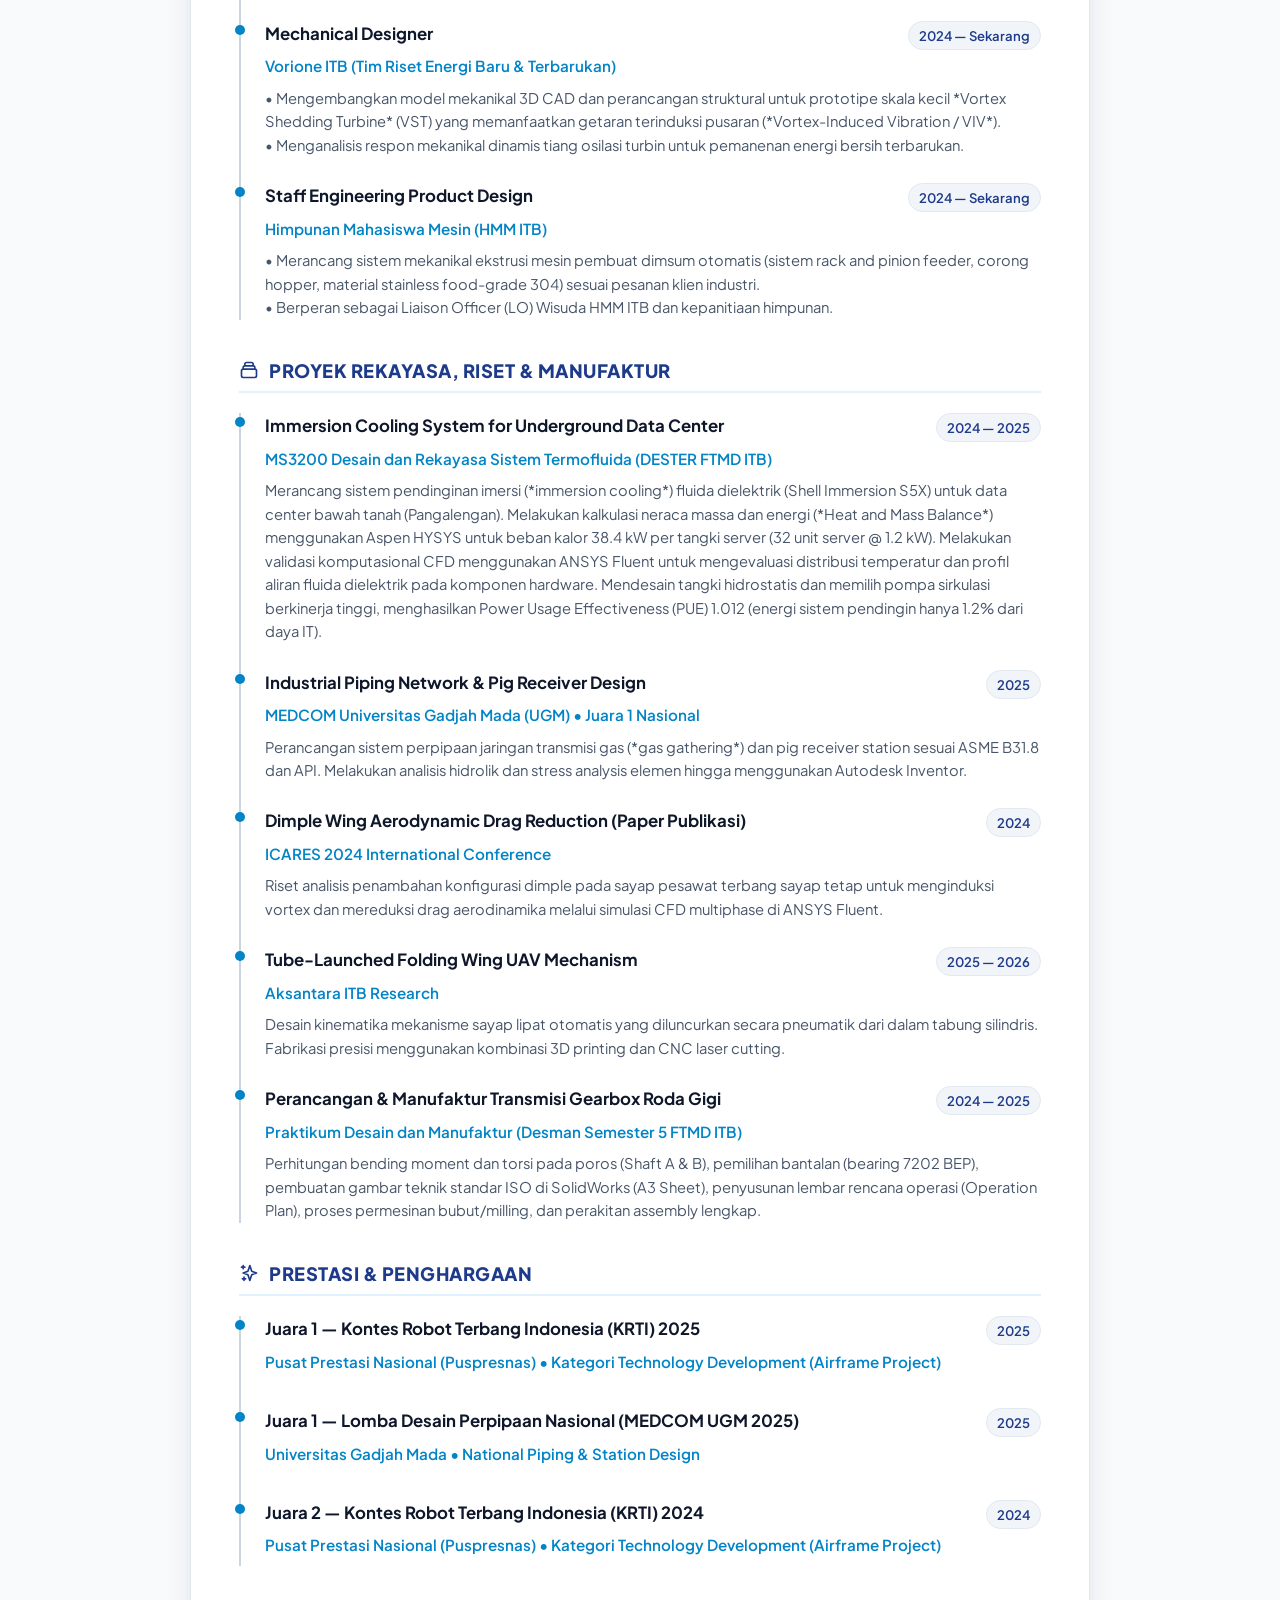
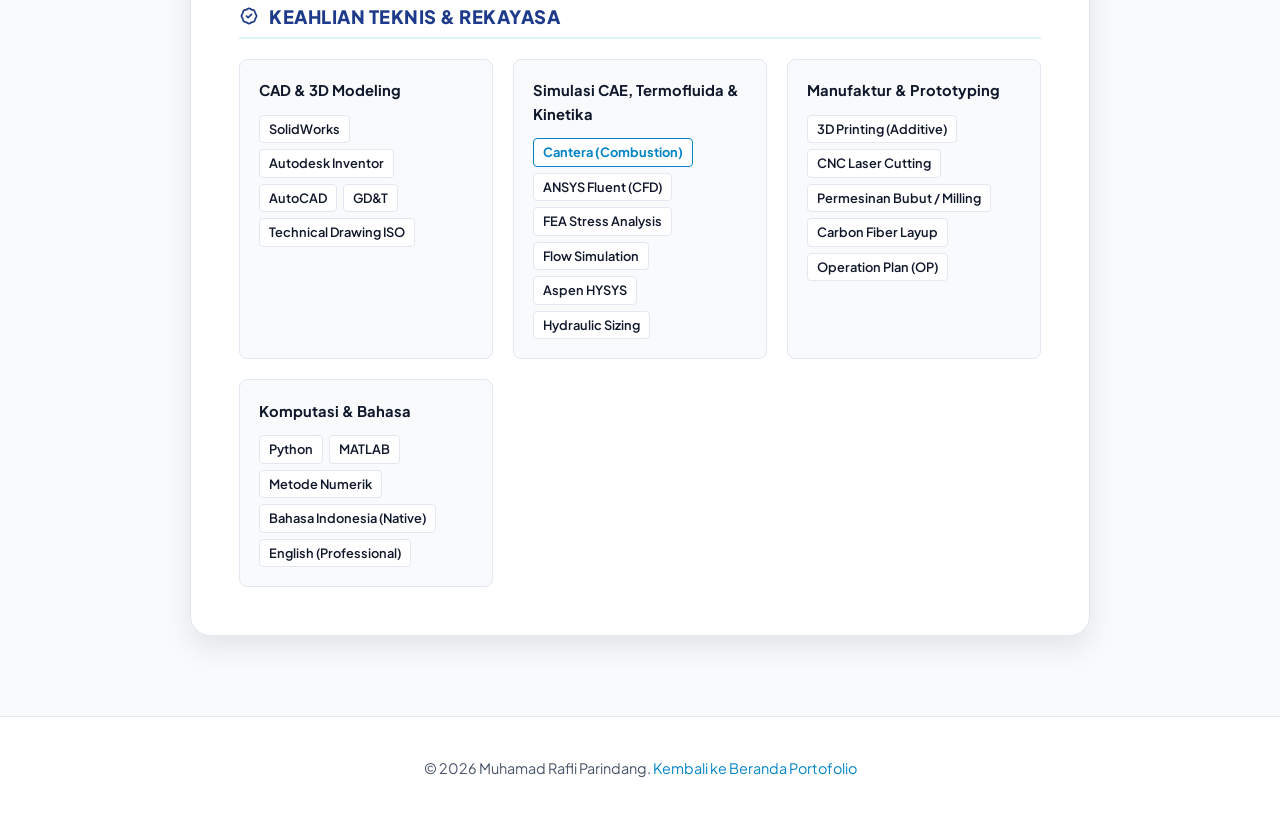
<file: cv.html>
<!DOCTYPE html>
<html lang="id">
<head>
  <meta charset="UTF-8">
  <meta name="viewport" content="width=device-width, initial-scale=1.0">
  <meta name="description" content="Curriculum Vitae Muhamad Rafli Parindang - Mechanical Engineer Fast-Track ITB">
  <title>Curriculum Vitae | Muhamad Rafli Parindang</title>
  <link rel="preconnect" href="https://fonts.googleapis.com">
  <link rel="preconnect" href="https://fonts.gstatic.com" crossorigin>
  <link href="https://fonts.googleapis.com/css2?family=Plus+Jakarta+Sans:wght@400;500;600;700;800;900&display=swap" rel="stylesheet">
  <link rel="stylesheet" href="assets/css/style.css">
</head>
<body>

  <!-- Navbar -->
  <header class="navbar">
    <div class="container nav-content">
      <a href="index.html" class="brand-logo">
        <span>&lt;Rafli</span>.eng /&gt;
      </a>

      <button class="mobile-toggle" aria-label="Toggle navigation">
        <svg width="24" height="24" fill="none" stroke="currentColor" stroke-width="2" viewBox="0 0 24 24">
          <path stroke-linecap="round" stroke-linejoin="round" d="M4 6h16M4 12h16M4 18h16"/>
        </svg>
      </button>

      <ul class="nav-links">
        <li><a href="index.html">Beranda</a></li>
        <li><a href="index.html#minat">Fokus &amp; Minat</a></li>
        <li><a href="index.html#skills">Keahlian</a></li>
        <li><a href="index.html#portfolio">Proyek &amp; Riset</a></li>
        <li><a href="index.html#awards">Prestasi</a></li>
        <li><a href="cv.html" class="active">Curriculum Vitae</a></li>
        <li><a href="index.html#contact">Kontak</a></li>
      </ul>
    </div>
  </header>

  <main class="container cv-container">
    <!-- Top Action Bar -->
    <div class="cv-header-bar">
      <div>
        <a href="index.html" class="btn btn-secondary">
          <svg width="18" height="18" fill="none" stroke="currentColor" stroke-width="2" viewBox="0 0 24 24">
            <path stroke-linecap="round" stroke-linejoin="round" d="M10 19l-7-7m0 0l7-7m-7 7h18"/>
          </svg>
          Kembali ke Portofolio
        </a>
      </div>
      <div style="display: flex; gap: 0.75rem; flex-wrap: wrap;">
        <button id="btnPrintCV" class="btn btn-primary">
          <svg width="18" height="18" fill="none" stroke="currentColor" stroke-width="2" viewBox="0 0 24 24">
            <path stroke-linecap="round" stroke-linejoin="round" d="M17 17h2a2 2 0 002-2v-4a2 2 0 00-2-2H5a2 2 0 00-2 2v4a2 2 0 002 2h2m2 4h6a2 2 0 002-2v-4a2 2 0 00-2-2H9a2 2 0 00-2 2v4a2 2 0 002 2zm8-12V5a2 2 0 00-2-2H9a2 2 0 00-2 2v4h10z"/>
          </svg>
          Cetak Tampilan Web
        </button>
        <a href="assets/docs/CV_Muhamad_Rafli_Parindang_ATS.pdf" download class="btn btn-secondary" style="border-color: var(--accent-blue); color: var(--accent-blue);">
          <svg width="18" height="18" fill="none" stroke="currentColor" stroke-width="2" viewBox="0 0 24 24">
            <path stroke-linecap="round" stroke-linejoin="round" d="M4 16v1a3 3 0 003 3h10a3 3 0 003-3v-1m-4-4l-4 4m0 0l-4-4m4 4V4"/>
          </svg>
          Unduh ATS PDF Resmi
        </a>
      </div>
    </div>

    <!-- CV Paper Container -->
    <article class="cv-paper">
      <!-- CV Header -->
      <header class="cv-hero-section">
        <div style="display: flex; gap: 1.5rem; align-items: center; flex-wrap: wrap;">
          <img src="assets/img/profile.jpg" alt="Muhamad Rafli Parindang" style="width: 105px; height: 105px; border-radius: 50%; object-fit: cover; border: 3px solid var(--accent-subtle); box-shadow: var(--shadow-sm);">
          <div class="cv-profile">
            <h1>Muhamad Rafli Parindang</h1>
            <div class="cv-role">Mechanical Engineer &bull; Fast-Track B.S. &amp; M.S. (PISM ITB)</div>
            <p style="color: var(--text-muted); max-width: 540px; font-size: 0.93rem;">
              Mahasiswa Program Penyatuan Sarjana Magister (PISM) Teknik Mesin ITB dengan spesialisasi riset <strong>Combustion</strong>. Berpengalaman dalam perancangan mekanikal presisi (SolidWorks, Inventor), simulasi termofluida (FEA &amp; CFD ANSYS Fluent), simulasi kinetika reaksi pembakaran (<strong>Cantera</strong>), struktur UAV/drone, serta perpipaan industri standar ASME B31.8.
            </p>
          </div>
        </div>

        <ul class="cv-contact-list">
          <li><strong>Lokasi:</strong> Bandung, Indonesia</li>
          <li><strong>Email:</strong> <a href="mailto:rafli.parindang@gmail.com">rafli.parindang@gmail.com</a></li>
          <li><strong>LinkedIn:</strong> <a href="https://www.linkedin.com/in/mrafliparindang/" target="_blank" rel="noopener">linkedin.com/in/mrafliparindang</a></li>
          <li><strong>Institusi:</strong> Institut Teknologi Bandung (FTMD)</li>
          <li><strong>IPK Akumulatif:</strong> 3.57 / 4.00 (122 SKS Lulus)</li>
        </ul>
      </header>

      <!-- Pendidikan -->
      <section class="cv-section">
        <h2 class="cv-section-title">
          <svg width="20" height="20" fill="none" stroke="currentColor" stroke-width="2" viewBox="0 0 24 24">
            <path stroke-linecap="round" stroke-linejoin="round" d="M12 14l9-5-9-5-9 5 9 5zm0 0l6.16-3.422a12.083 12.083 0 01.665 6.479A11.952 11.952 0 0012 20.055a11.952 11.952 0 00-6.824-2.998 12.078 12.078 0 01.665-6.479L12 14zm-4 6v-7.5"/>
          </svg>
          Pendidikan
        </h2>

        <div class="cv-timeline">
          <div class="timeline-item">
            <div class="timeline-header">
              <span class="timeline-role">Institut Teknologi Bandung (ITB)</span>
              <span class="timeline-date">Agustus 2023 &mdash; Sekarang</span>
            </div>
            <div class="timeline-company">Program Penyatuan Sarjana Magister (PISM Fast-Track B.S. &amp; M.S.) &bull; Teknik Mesin (FTMD)</div>
            <p class="timeline-desc">
              <strong>IPK:</strong> 3.57 / 4.00 (122 SKS Lulus).<br>
              <strong>Fokus Spesialisasi Riset S2:</strong> Combustion (Pembakaran, Kinetika Kimia Bahan Bakar &amp; Sistem Energi Termal).<br>
              <strong>Mata Kuliah Relevan:</strong> Statika Struktur, Mekanika Material, Mekanika Fluida, Termodinamika Teknik, Perpindahan Panas &amp; Massa, Desain &amp; Manufaktur I &amp; II (Desman), Desain &amp; Rekayasa Sistem Termofluida (DESTER), Perancangan Sistem Fluida, Konstruksi Sistem Perpipaan, Kinematika &amp; Dinamika, Getaran Mekanik, Mekatronika Dasar, Metode Numerik &amp; PDE.
            </p>
          </div>
        </div>
      </section>

      <!-- Pengalaman Kerja & Organisasi -->
      <section class="cv-section">
        <h2 class="cv-section-title">
          <svg width="20" height="20" fill="none" stroke="currentColor" stroke-width="2" viewBox="0 0 24 24">
            <path stroke-linecap="round" stroke-linejoin="round" d="M21 13.255A23.931 23.931 0 0112 15c-3.183 0-6.22-.62-9-1.745M16 6V4a2 2 0 00-2-2h-4a2 2 0 00-2 2v2m4 6h.01M5 20h14a2 2 0 002-2V8a2 2 0 00-2-2H5a2 2 0 00-2 2v10a2 2 0 002 2z"/>
          </svg>
          Pengalaman Kerja &amp; Kepemimpinan Riset
        </h2>

        <div class="cv-timeline">
          <!-- PT Pindad -->
          <div class="timeline-item">
            <div class="timeline-header">
              <span class="timeline-role">Mechanical Engineering Intern &mdash; Divisi Inovasi &amp; Pengembangan Bisnis (Bangnis)</span>
              <span class="timeline-date">Juni 2026 &mdash; Agustus 2026</span>
            </div>
            <div class="timeline-company">PT Pindad (Persero) &bull; Bandung, Indonesia</div>
            <p class="timeline-desc">
              &bull; Merancang struktur mounting sistem tangki bahan bakar dan integrasi jalur pipa pengisian (*fuel filler line*) pada sasis kendaraan taktis ringan (*Light Tactical Vehicle*) menggunakan SolidWorks.<br>
              &bull; Melakukan simulasi elemen hingga FEA *static structural* pada struktur braket/mounting untuk verifikasi integritas struktural dan pemenuhan *factor of safety* standar operasional industri.<br>
              &bull; Melakukan simulasi dinamika fluida CFD *Flow Simulation* pada segmen pipa pengisian bahan bakar untuk menganalisis karakteristik aliran, evaluasi penurunan tekanan (*pressure drop*), dan optimasi laju pengisian.<br>
              &bull; Menyusun gambar teknik manufaktur standar industri (*technical manufacturing drawings*) serta dokumentasi teknis rekayasa.
            </p>
          </div>

          <!-- Aksantara ITB -->
          <div class="timeline-item">
            <div class="timeline-header">
              <span class="timeline-role">Head of Mechanical Design &mdash; Divisi Technology Development</span>
              <span class="timeline-date">2025 &mdash; Sekarang</span>
            </div>
            <div class="timeline-company">Aksantara ITB (Tim Robot Terbang / UAV ITB)</div>
            <p class="timeline-desc">
              &bull; Memimpin divisi desain mekanikal untuk struktur airframe UAV kompetisi konfigurasi hybrid VTOL &amp; Fixed-Wing.<br>
              &bull; Memimpin tim airframe kompetisi internasional TÜBİTAK TEKNOFEST Turki, melakukan optimasi struktur komposit dan mekanisme payload dropping.<br>
              &bull; Mengawasi proses rapid prototyping mengombinasikan *carbon fiber layup*, CNC laser cutting, dan additive manufacturing 3D printing.<br>
              &bull; Mengantarkan tim meraih <strong>Juara 1 KRTI 2025</strong> dan <strong>Juara 2 KRTI 2024</strong>.
            </p>
          </div>

          <!-- Vorione ITB -->
          <div class="timeline-item">
            <div class="timeline-header">
              <span class="timeline-role">Mechanical Designer</span>
              <span class="timeline-date">2024 &mdash; Sekarang</span>
            </div>
            <div class="timeline-company">Vorione ITB (Tim Riset Energi Baru &amp; Terbarukan)</div>
            <p class="timeline-desc">
              &bull; Mengembangkan model mekanikal 3D CAD dan perancangan struktural untuk prototipe skala kecil *Vortex Shedding Turbine* (VST) yang memanfaatkan getaran terinduksi pusaran (*Vortex-Induced Vibration / VIV*).<br>
              &bull; Menganalisis respon mekanikal dinamis tiang osilasi turbin untuk pemanenan energi bersih terbarukan.
            </p>
          </div>

          <!-- HMM ITB -->
          <div class="timeline-item">
            <div class="timeline-header">
              <span class="timeline-role">Staff Engineering Product Design</span>
              <span class="timeline-date">2024 &mdash; Sekarang</span>
            </div>
            <div class="timeline-company">Himpunan Mahasiswa Mesin (HMM ITB)</div>
            <p class="timeline-desc">
              &bull; Merancang sistem mekanikal ekstrusi mesin pembuat dimsum otomatis (sistem rack and pinion feeder, corong hopper, material stainless food-grade 304) sesuai pesanan klien industri.<br>
              &bull; Berperan sebagai Liaison Officer (LO) Wisuda HMM ITB dan kepanitiaan himpunan.
            </p>
          </div>
        </div>
      </section>

      <!-- Proyek & Publikasi Riset -->
      <section class="cv-section">
        <h2 class="cv-section-title">
          <svg width="20" height="20" fill="none" stroke="currentColor" stroke-width="2" viewBox="0 0 24 24">
            <path stroke-linecap="round" stroke-linejoin="round" d="M19 11H5m14 0a2 2 0 012 2v6a2 2 0 01-2 2H5a2 2 0 01-2-2v-6a2 2 0 012-2m14 0V9a2 2 0 00-2-2M5 11V9a2 2 0 012-2m0 0V5a2 2 0 012-2h6a2 2 0 012 2v2M7 7h10"/>
          </svg>
          Proyek Rekayasa, Riset &amp; Manufaktur
        </h2>

        <div class="cv-timeline">
          <!-- Immersion Cooling Data Center -->
          <div class="timeline-item">
            <div class="timeline-header">
              <span class="timeline-role">Immersion Cooling System for Underground Data Center</span>
              <span class="timeline-date">2024 &mdash; 2025</span>
            </div>
            <div class="timeline-company">MS3200 Desain dan Rekayasa Sistem Termofluida (DESTER FTMD ITB)</div>
            <p class="timeline-desc">
              Merancang sistem pendinginan imersi (*immersion cooling*) fluida dielektrik (Shell Immersion S5X) untuk data center bawah tanah (Pangalengan). Melakukan kalkulasi neraca massa dan energi (*Heat and Mass Balance*) menggunakan Aspen HYSYS untuk beban kalor 38.4 kW per tangki server (32 unit server @ 1.2 kW). Melakukan validasi komputasional CFD menggunakan ANSYS Fluent untuk mengevaluasi distribusi temperatur dan profil aliran fluida dielektrik pada komponen hardware. Mendesain tangki hidrostatis dan memilih pompa sirkulasi berkinerja tinggi, menghasilkan Power Usage Effectiveness (PUE) 1.012 (energi sistem pendingin hanya 1.2% dari daya IT).
            </p>
          </div>

          <!-- MEDCOM -->
          <div class="timeline-item">
            <div class="timeline-header">
              <span class="timeline-role">Industrial Piping Network &amp; Pig Receiver Design</span>
              <span class="timeline-date">2025</span>
            </div>
            <div class="timeline-company">MEDCOM Universitas Gadjah Mada (UGM) &bull; Juara 1 Nasional</div>
            <p class="timeline-desc">
              Perancangan sistem perpipaan jaringan transmisi gas (*gas gathering*) dan pig receiver station sesuai ASME B31.8 dan API. Melakukan analisis hidrolik dan stress analysis elemen hingga menggunakan Autodesk Inventor.
            </p>
          </div>

          <!-- ICARES -->
          <div class="timeline-item">
            <div class="timeline-header">
              <span class="timeline-role">Dimple Wing Aerodynamic Drag Reduction (Paper Publikasi)</span>
              <span class="timeline-date">2024</span>
            </div>
            <div class="timeline-company">ICARES 2024 International Conference</div>
            <p class="timeline-desc">
              Riset analisis penambahan konfigurasi dimple pada sayap pesawat terbang sayap tetap untuk menginduksi vortex dan mereduksi drag aerodinamika melalui simulasi CFD multiphase di ANSYS Fluent.
            </p>
          </div>

          <!-- Folding Wing UAV -->
          <div class="timeline-item">
            <div class="timeline-header">
              <span class="timeline-role">Tube-Launched Folding Wing UAV Mechanism</span>
              <span class="timeline-date">2025 &mdash; 2026</span>
            </div>
            <div class="timeline-company">Aksantara ITB Research</div>
            <p class="timeline-desc">
              Desain kinematika mekanisme sayap lipat otomatis yang diluncurkan secara pneumatik dari dalam tabung silindris. Fabrikasi presisi menggunakan kombinasi 3D printing dan CNC laser cutting.
            </p>
          </div>

          <!-- Desman Gearbox -->
          <div class="timeline-item">
            <div class="timeline-header">
              <span class="timeline-role">Perancangan &amp; Manufaktur Transmisi Gearbox Roda Gigi</span>
              <span class="timeline-date">2024 &mdash; 2025</span>
            </div>
            <div class="timeline-company">Praktikum Desain dan Manufaktur (Desman Semester 5 FTMD ITB)</div>
            <p class="timeline-desc">
              Perhitungan bending moment dan torsi pada poros (Shaft A &amp; B), pemilihan bantalan (bearing 7202 BEP), pembuatan gambar teknik standar ISO di SolidWorks (A3 Sheet), penyusunan lembar rencana operasi (Operation Plan), proses permesinan bubut/milling, dan perakitan assembly lengkap.
            </p>
          </div>
        </div>
      </section>

      <!-- Prestasi & Penghargaan -->
      <section class="cv-section">
        <h2 class="cv-section-title">
          <svg width="20" height="20" fill="none" stroke="currentColor" stroke-width="2" viewBox="0 0 24 24">
            <path stroke-linecap="round" stroke-linejoin="round" d="M5 3v4M3 5h4M6 17v4m-2-2h4m5-16l2.286 6.857L21 12l-5.714 2.143L13 21l-2.286-6.857L5 12l5.714-2.143L13 3z"/>
          </svg>
          Prestasi &amp; Penghargaan
        </h2>

        <div class="cv-timeline">
          <div class="timeline-item">
            <div class="timeline-header">
              <span class="timeline-role">Juara 1 &mdash; Kontes Robot Terbang Indonesia (KRTI) 2025</span>
              <span class="timeline-date">2025</span>
            </div>
            <div class="timeline-company">Pusat Prestasi Nasional (Puspresnas) &bull; Kategori Technology Development (Airframe Project)</div>
          </div>

          <div class="timeline-item">
            <div class="timeline-header">
              <span class="timeline-role">Juara 1 &mdash; Lomba Desain Perpipaan Nasional (MEDCOM UGM 2025)</span>
              <span class="timeline-date">2025</span>
            </div>
            <div class="timeline-company">Universitas Gadjah Mada &bull; National Piping &amp; Station Design</div>
          </div>

          <div class="timeline-item">
            <div class="timeline-header">
              <span class="timeline-role">Juara 2 &mdash; Kontes Robot Terbang Indonesia (KRTI) 2024</span>
              <span class="timeline-date">2024</span>
            </div>
            <div class="timeline-company">Pusat Prestasi Nasional (Puspresnas) &bull; Kategori Technology Development (Airframe Project)</div>
          </div>
        </div>
      </section>

      <!-- Keahlian Teknis (Technical Skills) -->
      <section class="cv-section">
        <h2 class="cv-section-title">
          <svg width="20" height="20" fill="none" stroke="currentColor" stroke-width="2" viewBox="0 0 24 24">
            <path stroke-linecap="round" stroke-linejoin="round" d="M9 12l2 2 4-4M7.835 4.697a3.42 3.42 0 001.946-.806 3.42 3.42 0 014.438 0 3.42 3.42 0 001.946.806 3.42 3.42 0 013.138 3.138 3.42 3.42 0 00.806 1.946 3.42 3.42 0 010 4.438 3.42 3.42 0 00-.806 1.946 3.42 3.42 0 01-3.138 3.138 3.42 3.42 0 00-1.946.806 3.42 3.42 0 01-4.438 0 3.42 3.42 0 00-1.946-.806 3.42 3.42 0 01-3.138-3.138 3.42 3.42 0 00-.806-1.946 3.42 3.42 0 010-4.438 3.42 3.42 0 00.806-1.946 3.42 3.42 0 013.138-3.138z"/>
          </svg>
          Keahlian Teknis &amp; Rekayasa
        </h2>

        <div class="cv-skills-grid">
          <div class="skill-category">
            <h4>CAD &amp; 3D Modeling</h4>
            <div class="skill-pills">
              <span class="skill-pill">SolidWorks</span>
              <span class="skill-pill">Autodesk Inventor</span>
              <span class="skill-pill">AutoCAD</span>
              <span class="skill-pill">GD&amp;T</span>
              <span class="skill-pill">Technical Drawing ISO</span>
            </div>
          </div>

          <div class="skill-category">
            <h4>Simulasi CAE, Termofluida &amp; Kinetika</h4>
            <div class="skill-pills">
              <span class="skill-pill" style="border-color: var(--accent-blue); color: var(--accent-blue); font-weight: 700;">Cantera (Combustion)</span>
              <span class="skill-pill">ANSYS Fluent (CFD)</span>
              <span class="skill-pill">FEA Stress Analysis</span>
              <span class="skill-pill">Flow Simulation</span>
              <span class="skill-pill">Aspen HYSYS</span>
              <span class="skill-pill">Hydraulic Sizing</span>
            </div>
          </div>

          <div class="skill-category">
            <h4>Manufaktur &amp; Prototyping</h4>
            <div class="skill-pills">
              <span class="skill-pill">3D Printing (Additive)</span>
              <span class="skill-pill">CNC Laser Cutting</span>
              <span class="skill-pill">Permesinan Bubut / Milling</span>
              <span class="skill-pill">Carbon Fiber Layup</span>
              <span class="skill-pill">Operation Plan (OP)</span>
            </div>
          </div>

          <div class="skill-category">
            <h4>Komputasi &amp; Bahasa</h4>
            <div class="skill-pills">
              <span class="skill-pill">Python</span>
              <span class="skill-pill">MATLAB</span>
              <span class="skill-pill">Metode Numerik</span>
              <span class="skill-pill">Bahasa Indonesia (Native)</span>
              <span class="skill-pill">English (Professional)</span>
            </div>
          </div>
        </div>
      </section>
    </article>
  </main>

  <!-- Footer -->
  <footer>
    <div class="container">
      <p>&copy; 2026 Muhamad Rafli Parindang. <a href="index.html" style="color: var(--accent-blue); text-decoration: none;">Kembali ke Beranda Portofolio</a></p>
    </div>
  </footer>

  <script src="assets/js/main.js"></script>
</body>
</html>
</file>
<file: assets/css/style.css>
:root {
  --bg-primary: #f8fafc;
  --bg-secondary: #ffffff;
  --bg-card: #ffffff;
  --bg-card-hover: #f8fafc;
  --text-main: #0f172a;
  --text-muted: #475569;
  --text-light: #64748b;
  --accent-blue: #0284c7;
  --accent-navy: #1e3a8a;
  --accent-cyan: #0284c7;
  --accent-emerald: #059669;
  --accent-gradient: linear-gradient(135deg, #0284c7 0%, #2563eb 60%, #4f46e5 100%);
  --accent-subtle: #e0f2fe;
  --border-color: #e2e8f0;
  --border-focus: #38bdf8;
  --radius-sm: 8px;
  --radius-md: 16px;
  --radius-lg: 20px;
  --shadow-sm: 0 1px 3px rgba(0, 0, 0, 0.05), 0 1px 2px rgba(0, 0, 0, 0.04);
  --shadow-md: 0 4px 12px rgba(15, 23, 42, 0.06);
  --shadow-lg: 0 12px 28px rgba(15, 23, 42, 0.09);
  --transition: all 0.25s cubic-bezier(0.16, 1, 0.3, 1);
}

* {
  margin: 0;
  padding: 0;
  box-sizing: border-box;
}

html {
  scroll-behavior: smooth;
  font-family: 'Plus Jakarta Sans', system-ui, -apple-system, BlinkMacSystemFont, 'Segoe UI', Roboto, sans-serif;
  background-color: var(--bg-primary);
  color: var(--text-main);
  line-height: 1.6;
}

body {
  min-height: 100vh;
  overflow-x: hidden;
  background: radial-gradient(circle at 10% 10%, rgba(2, 132, 199, 0.04) 0%, transparent 40%),
              radial-gradient(circle at 90% 40%, rgba(37, 99, 235, 0.04) 0%, transparent 40%),
              var(--bg-primary);
  background-attachment: fixed;
}

/* Typography & Utilities */
.container {
  width: 90%;
  max-width: 1200px;
  margin: 0 auto;
}

.text-gradient {
  background: var(--accent-gradient);
  -webkit-background-clip: text;
  -webkit-text-fill-color: transparent;
  display: inline-block;
}

.badge {
  display: inline-flex;
  align-items: center;
  gap: 8px;
  padding: 6px 14px;
  border-radius: 999px;
  font-size: 0.8rem;
  font-weight: 700;
  letter-spacing: 0.4px;
  text-transform: uppercase;
  background: var(--accent-subtle);
  color: var(--accent-blue);
  border: 1px solid #bae6fd;
}

.section-title {
  font-size: clamp(2rem, 4vw, 2.75rem);
  font-weight: 800;
  letter-spacing: -0.5px;
  margin-bottom: 0.5rem;
  color: var(--text-main);
}

.section-subtitle {
  color: var(--text-muted);
  font-size: 1.05rem;
  max-width: 650px;
  margin-bottom: 2.75rem;
}

/* Buttons */
.btn {
  display: inline-flex;
  align-items: center;
  gap: 8px;
  padding: 11px 22px;
  border-radius: var(--radius-sm);
  font-size: 0.95rem;
  font-weight: 600;
  text-decoration: none;
  cursor: pointer;
  transition: var(--transition);
  border: 1px solid transparent;
}

.btn-primary {
  background: var(--accent-gradient);
  color: #ffffff;
  box-shadow: 0 4px 14px rgba(37, 99, 235, 0.25);
}

.btn-primary:hover {
  transform: translateY(-2px);
  box-shadow: 0 6px 20px rgba(37, 99, 235, 0.35);
}

.btn-secondary {
  background: #ffffff;
  color: var(--text-main);
  border-color: var(--border-color);
  box-shadow: var(--shadow-sm);
}

.btn-secondary:hover {
  background: #f1f5f9;
  border-color: #cbd5e1;
  transform: translateY(-2px);
}

.btn-outline {
  background: #ffffff;
  color: var(--accent-blue);
  border-color: #93c5fd;
}

.btn-outline:hover {
  background: var(--accent-subtle);
  border-color: var(--accent-blue);
}

/* Header & Navigation */
header.navbar {
  position: sticky;
  top: 0;
  z-index: 100;
  background: rgba(255, 255, 255, 0.92);
  backdrop-filter: blur(12px);
  border-bottom: 1px solid var(--border-color);
  padding: 0.85rem 0;
  box-shadow: 0 2px 8px rgba(0, 0, 0, 0.03);
}

.nav-content {
  display: flex;
  align-items: center;
  justify-content: space-between;
}

.brand-logo {
  font-size: 1.3rem;
  font-weight: 800;
  color: var(--text-main);
  text-decoration: none;
  display: flex;
  align-items: center;
  gap: 8px;
}

.brand-logo span {
  color: var(--accent-blue);
}

.nav-links {
  display: flex;
  align-items: center;
  gap: 1.75rem;
  list-style: none;
}

.nav-links a {
  color: var(--text-muted);
  text-decoration: none;
  font-weight: 600;
  font-size: 0.92rem;
  transition: var(--transition);
  position: relative;
}

.nav-links a:hover,
.nav-links a.active {
  color: var(--accent-blue);
}

.nav-links a.active::after {
  content: '';
  position: absolute;
  bottom: -6px;
  left: 0;
  width: 100%;
  height: 2px;
  background: var(--accent-blue);
  border-radius: 2px;
}

.mobile-toggle {
  display: none;
  background: none;
  border: none;
  color: var(--text-main);
  cursor: pointer;
}

/* Hero Section */
.hero {
  padding: 4.5rem 0 3.5rem;
}

.hero-grid {
  display: grid;
  grid-template-columns: 1.25fr 0.75fr;
  align-items: center;
  gap: 3.5rem;
}

.hero-title {
  font-size: clamp(2.3rem, 5vw, 3.75rem);
  font-weight: 900;
  line-height: 1.15;
  letter-spacing: -1.2px;
  margin: 1.2rem 0;
  color: var(--text-main);
}

.hero-description {
  font-size: 1.1rem;
  color: var(--text-muted);
  max-width: 560px;
  margin-bottom: 2rem;
  line-height: 1.7;
}

.hero-cta {
  display: flex;
  flex-wrap: wrap;
  gap: 1rem;
}

.hero-visual {
  display: flex;
  justify-content: center;
}

.hero-card {
  position: relative;
  width: 100%;
  max-width: 360px;
  border-radius: var(--radius-lg);
  background: var(--bg-card);
  border: 1px solid var(--border-color);
  padding: 20px;
  box-shadow: var(--shadow-lg);
}

.avatar-wrapper {
  position: relative;
  width: 100%;
  aspect-ratio: 3/4;
  border-radius: var(--radius-md);
  overflow: hidden;
  margin-bottom: 1.2rem;
  background: #e2e8f0;
  border: 1px solid var(--border-color);
}

.avatar-wrapper img {
  width: 100%;
  height: 100%;
  object-fit: cover;
  object-position: center top;
  display: block;
}

.hero-card-info h4 {
  font-size: 1.2rem;
  font-weight: 800;
  color: var(--text-main);
  margin-bottom: 4px;
}

.hero-card-info p {
  font-size: 0.9rem;
  color: var(--text-muted);
}

.status-badge {
  display: inline-flex;
  align-items: center;
  gap: 8px;
  font-size: 0.85rem;
  font-weight: 600;
  color: var(--accent-emerald);
  margin-top: 10px;
}

.status-dot {
  width: 8px;
  height: 8px;
  border-radius: 50%;
  background: var(--accent-emerald);
  box-shadow: 0 0 8px rgba(5, 150, 105, 0.4);
}

/* Passion & Minat */
.passions {
  padding: 4.5rem 0;
  border-top: 1px solid var(--border-color);
}

.passion-grid {
  display: grid;
  grid-template-columns: repeat(auto-fit, minmax(270px, 1fr));
  gap: 1.5rem;
}

.passion-card {
  background: var(--bg-card);
  border: 1px solid var(--border-color);
  border-radius: var(--radius-md);
  padding: 1.75rem;
  transition: var(--transition);
  box-shadow: var(--shadow-sm);
}

.passion-card:hover {
  transform: translateY(-4px);
  border-color: #93c5fd;
  box-shadow: var(--shadow-md);
}

.passion-icon {
  width: 48px;
  height: 48px;
  border-radius: 12px;
  background: var(--accent-subtle);
  color: var(--accent-blue);
  display: flex;
  align-items: center;
  justify-content: center;
  margin-bottom: 1.2rem;
}

.passion-card h3 {
  font-size: 1.15rem;
  font-weight: 700;
  margin-bottom: 0.6rem;
  color: var(--text-main);
}

.passion-card p {
  color: var(--text-muted);
  font-size: 0.92rem;
  line-height: 1.6;
}

/* Home Skills Section */
.skills {
  padding: 4.5rem 0;
  border-top: 1px solid var(--border-color);
  background: #ffffff;
}

.skills-grid {
  display: grid;
  grid-template-columns: repeat(auto-fit, minmax(320px, 1fr));
  gap: 1.5rem;
}

.skill-card {
  background: var(--bg-primary);
  border: 1px solid var(--border-color);
  border-radius: var(--radius-md);
  padding: 1.75rem;
  transition: var(--transition);
  display: flex;
  flex-direction: column;
}

.skill-card:hover {
  transform: translateY(-4px);
  border-color: #93c5fd;
  box-shadow: var(--shadow-md);
}

.skill-card-header {
  display: flex;
  align-items: center;
  gap: 12px;
  margin-bottom: 0.75rem;
}

.skill-card-icon {
  width: 44px;
  height: 44px;
  border-radius: 10px;
  background: var(--accent-subtle);
  color: var(--accent-blue);
  display: flex;
  align-items: center;
  justify-content: center;
  flex-shrink: 0;
}

.skill-card h3 {
  font-size: 1.15rem;
  font-weight: 800;
  color: var(--text-main);
}

.skill-card p {
  color: var(--text-muted);
  font-size: 0.92rem;
  line-height: 1.6;
  margin-bottom: 1.25rem;
  flex: 1;
}

.skill-card .skill-pills {
  display: flex;
  flex-wrap: wrap;
  gap: 6px;
}

/* Portfolio Projects Section */
.portfolio {
  padding: 4.5rem 0;
  border-top: 1px solid var(--border-color);
}

.portfolio-header {
  display: flex;
  flex-direction: column;
}

.filter-group {
  display: flex;
  flex-wrap: wrap;
  gap: 0.6rem;
  margin-bottom: 2.5rem;
}

.filter-btn {
  background: var(--bg-card);
  border: 1px solid var(--border-color);
  color: var(--text-muted);
  padding: 8px 18px;
  border-radius: 999px;
  font-size: 0.85rem;
  font-weight: 600;
  cursor: pointer;
  transition: var(--transition);
  box-shadow: var(--shadow-sm);
}

.filter-btn:hover,
.filter-btn.active {
  background: var(--accent-blue);
  color: #ffffff;
  border-color: var(--accent-blue);
}

.projects-grid {
  display: grid;
  grid-template-columns: repeat(auto-fill, minmax(350px, 1fr));
  gap: 1.75rem;
}

.project-card {
  background: var(--bg-card);
  border: 1px solid var(--border-color);
  border-radius: var(--radius-md);
  overflow: hidden;
  transition: var(--transition);
  display: flex;
  flex-direction: column;
  box-shadow: var(--shadow-sm);
}

.project-card:hover {
  transform: translateY(-5px);
  border-color: #93c5fd;
  box-shadow: var(--shadow-lg);
}

.project-thumb {
  height: 220px;
  background: #f1f5f9;
  position: relative;
  overflow: hidden;
  display: flex;
  align-items: center;
  justify-content: center;
}

.project-thumb img {
  width: 100%;
  height: 100%;
  object-fit: cover;
  object-position: center;
  transition: transform 0.4s ease;
}

.project-thumb img.img-contain {
  object-fit: contain;
  background: #ffffff;
  padding: 12px;
}

.project-card:hover .project-thumb img {
  transform: scale(1.04);
}

.project-thumb-tag {
  position: absolute;
  top: 12px;
  right: 12px;
  background: rgba(255, 255, 255, 0.95);
  backdrop-filter: blur(8px);
  border: 1px solid var(--border-color);
  padding: 4px 12px;
  border-radius: 999px;
  font-size: 0.75rem;
  font-weight: 700;
  color: var(--accent-blue);
  box-shadow: 0 2px 6px rgba(0, 0, 0, 0.08);
  z-index: 2;
}

.project-content {
  padding: 1.5rem;
  display: flex;
  flex-direction: column;
  flex: 1;
}

.project-content h3 {
  font-size: 1.18rem;
  font-weight: 800;
  margin-bottom: 0.5rem;
  color: var(--text-main);
}

.project-content p {
  color: var(--text-muted);
  font-size: 0.92rem;
  margin-bottom: 1.25rem;
  flex: 1;
  line-height: 1.6;
}

.project-tags {
  display: flex;
  flex-wrap: wrap;
  gap: 6px;
  margin-bottom: 1.25rem;
}

.project-tag {
  background: #f1f5f9;
  padding: 4px 10px;
  border-radius: 6px;
  font-size: 0.75rem;
  font-weight: 600;
  color: var(--text-muted);
  border: 1px solid #e2e8f0;
}

.project-links {
  display: flex;
  align-items: center;
  justify-content: space-between;
  border-top: 1px solid var(--border-color);
  padding-top: 1rem;
}

.project-link {
  display: inline-flex;
  align-items: center;
  gap: 6px;
  color: var(--accent-blue);
  font-size: 0.88rem;
  font-weight: 700;
  text-decoration: none;
}

/* CV Page Styles */
.cv-header-bar {
  display: flex;
  align-items: center;
  justify-content: space-between;
  flex-wrap: wrap;
  gap: 1rem;
  padding: 2rem 0 1.5rem;
  border-bottom: 1px solid var(--border-color);
  margin-bottom: 2rem;
}

.cv-container {
  max-width: 900px;
  margin: 0 auto;
  padding-bottom: 5rem;
}

.cv-paper {
  background: var(--bg-card);
  border: 1px solid var(--border-color);
  border-radius: var(--radius-lg);
  padding: 3rem;
  box-shadow: var(--shadow-lg);
}

.cv-hero-section {
  display: flex;
  justify-content: space-between;
  align-items: flex-start;
  flex-wrap: wrap;
  gap: 2rem;
  padding-bottom: 2rem;
  border-bottom: 1px solid var(--border-color);
}

.cv-profile h1 {
  font-size: 2.2rem;
  font-weight: 800;
  margin-bottom: 0.25rem;
  color: var(--text-main);
}

.cv-profile .cv-role {
  font-size: 1.15rem;
  color: var(--accent-blue);
  font-weight: 700;
  margin-bottom: 1rem;
}

.cv-contact-list {
  list-style: none;
  display: flex;
  flex-direction: column;
  gap: 0.4rem;
  font-size: 0.9rem;
  color: var(--text-muted);
}

.cv-contact-list a {
  color: var(--accent-blue);
  text-decoration: none;
  font-weight: 600;
}

.cv-section {
  margin-top: 2.25rem;
}

.cv-section-title {
  font-size: 1.15rem;
  font-weight: 800;
  letter-spacing: 0.5px;
  text-transform: uppercase;
  color: var(--accent-navy);
  display: flex;
  align-items: center;
  gap: 10px;
  margin-bottom: 1.25rem;
  border-bottom: 2px solid var(--accent-subtle);
  padding-bottom: 6px;
}

.cv-timeline {
  display: flex;
  flex-direction: column;
  gap: 1.6rem;
  position: relative;
  padding-left: 1.5rem;
  border-left: 2px solid #cbd5e1;
}

.timeline-item {
  position: relative;
}

.timeline-item::before {
  content: '';
  position: absolute;
  left: calc(-1.5rem - 6px);
  top: 4px;
  width: 10px;
  height: 10px;
  border-radius: 50%;
  background: var(--accent-blue);
}

.timeline-header {
  display: flex;
  justify-content: space-between;
  flex-wrap: wrap;
  gap: 0.5rem;
  margin-bottom: 0.3rem;
}

.timeline-role {
  font-size: 1.05rem;
  font-weight: 700;
  color: var(--text-main);
}

.timeline-date {
  font-size: 0.82rem;
  font-weight: 600;
  color: var(--accent-navy);
  background: #f1f5f9;
  padding: 3px 10px;
  border-radius: 999px;
  border: 1px solid var(--border-color);
}

.timeline-company {
  font-size: 0.95rem;
  font-weight: 600;
  color: var(--accent-blue);
  margin-bottom: 0.5rem;
}

.timeline-desc {
  font-size: 0.92rem;
  color: var(--text-muted);
  line-height: 1.6;
}

.cv-skills-grid {
  display: grid;
  grid-template-columns: repeat(auto-fill, minmax(210px, 1fr));
  gap: 1.25rem;
}

.skill-category {
  background: #f8fafc;
  border: 1px solid var(--border-color);
  padding: 1.2rem;
  border-radius: var(--radius-sm);
}

.skill-category h4 {
  font-size: 0.92rem;
  font-weight: 700;
  margin-bottom: 0.75rem;
  color: var(--text-main);
}

.skill-pills {
  display: flex;
  flex-wrap: wrap;
  gap: 6px;
}

.skill-pill {
  font-size: 0.8rem;
  font-weight: 600;
  background: #ffffff;
  color: var(--text-main);
  padding: 3px 9px;
  border-radius: 4px;
  border: 1px solid var(--border-color);
}

/* Contact Section */
.contact {
  padding: 4.5rem 0;
  border-top: 1px solid var(--border-color);
}

.contact-card {
  background: #ffffff;
  border: 1px solid var(--border-color);
  border-radius: var(--radius-lg);
  padding: 3.5rem;
  text-align: center;
  box-shadow: var(--shadow-lg);
}

.contact-card h2 {
  font-size: 2.2rem;
  font-weight: 800;
  margin-bottom: 0.75rem;
  color: var(--text-main);
}

.contact-card p {
  color: var(--text-muted);
  max-width: 550px;
  margin: 0 auto 2rem;
  line-height: 1.6;
}

.contact-links {
  display: flex;
  justify-content: center;
  flex-wrap: wrap;
  gap: 1rem;
}

/* Footer */
footer {
  padding: 2.5rem 0;
  border-top: 1px solid var(--border-color);
  text-align: center;
  color: var(--text-muted);
  font-size: 0.9rem;
  background: #ffffff;
}

/* Print CSS */
@media print {
  body {
    background: #ffffff !important;
    color: #111827 !important;
  }

  header.navbar,
  .cv-header-bar .btn,
  .cv-header-bar a,
  footer {
    display: none !important;
  }

  .cv-container {
    max-width: 100% !important;
    padding: 0 !important;
    margin: 0 !important;
  }

  .cv-paper {
    background: #ffffff !important;
    border: none !important;
    box-shadow: none !important;
    padding: 0 !important;
    color: #111827 !important;
  }

  .timeline-item::before {
    background: #0284c7 !important;
  }
}

/* Responsive */
@media (max-width: 768px) {
  .hero-grid {
    grid-template-columns: 1fr;
    text-align: center;
  }

  .hero-description {
    margin: 0 auto 2rem;
  }

  .hero-cta {
    justify-content: center;
  }

  .cv-paper {
    padding: 1.5rem;
  }

  .nav-links {
    display: none;
    position: absolute;
    top: 100%;
    left: 0;
    right: 0;
    background: #ffffff;
    flex-direction: column;
    padding: 1.5rem;
    border-bottom: 1px solid var(--border-color);
    box-shadow: var(--shadow-md);
  }

  .nav-links.show {
    display: flex;
  }

  .mobile-toggle {
    display: block;
  }
}
</file>
